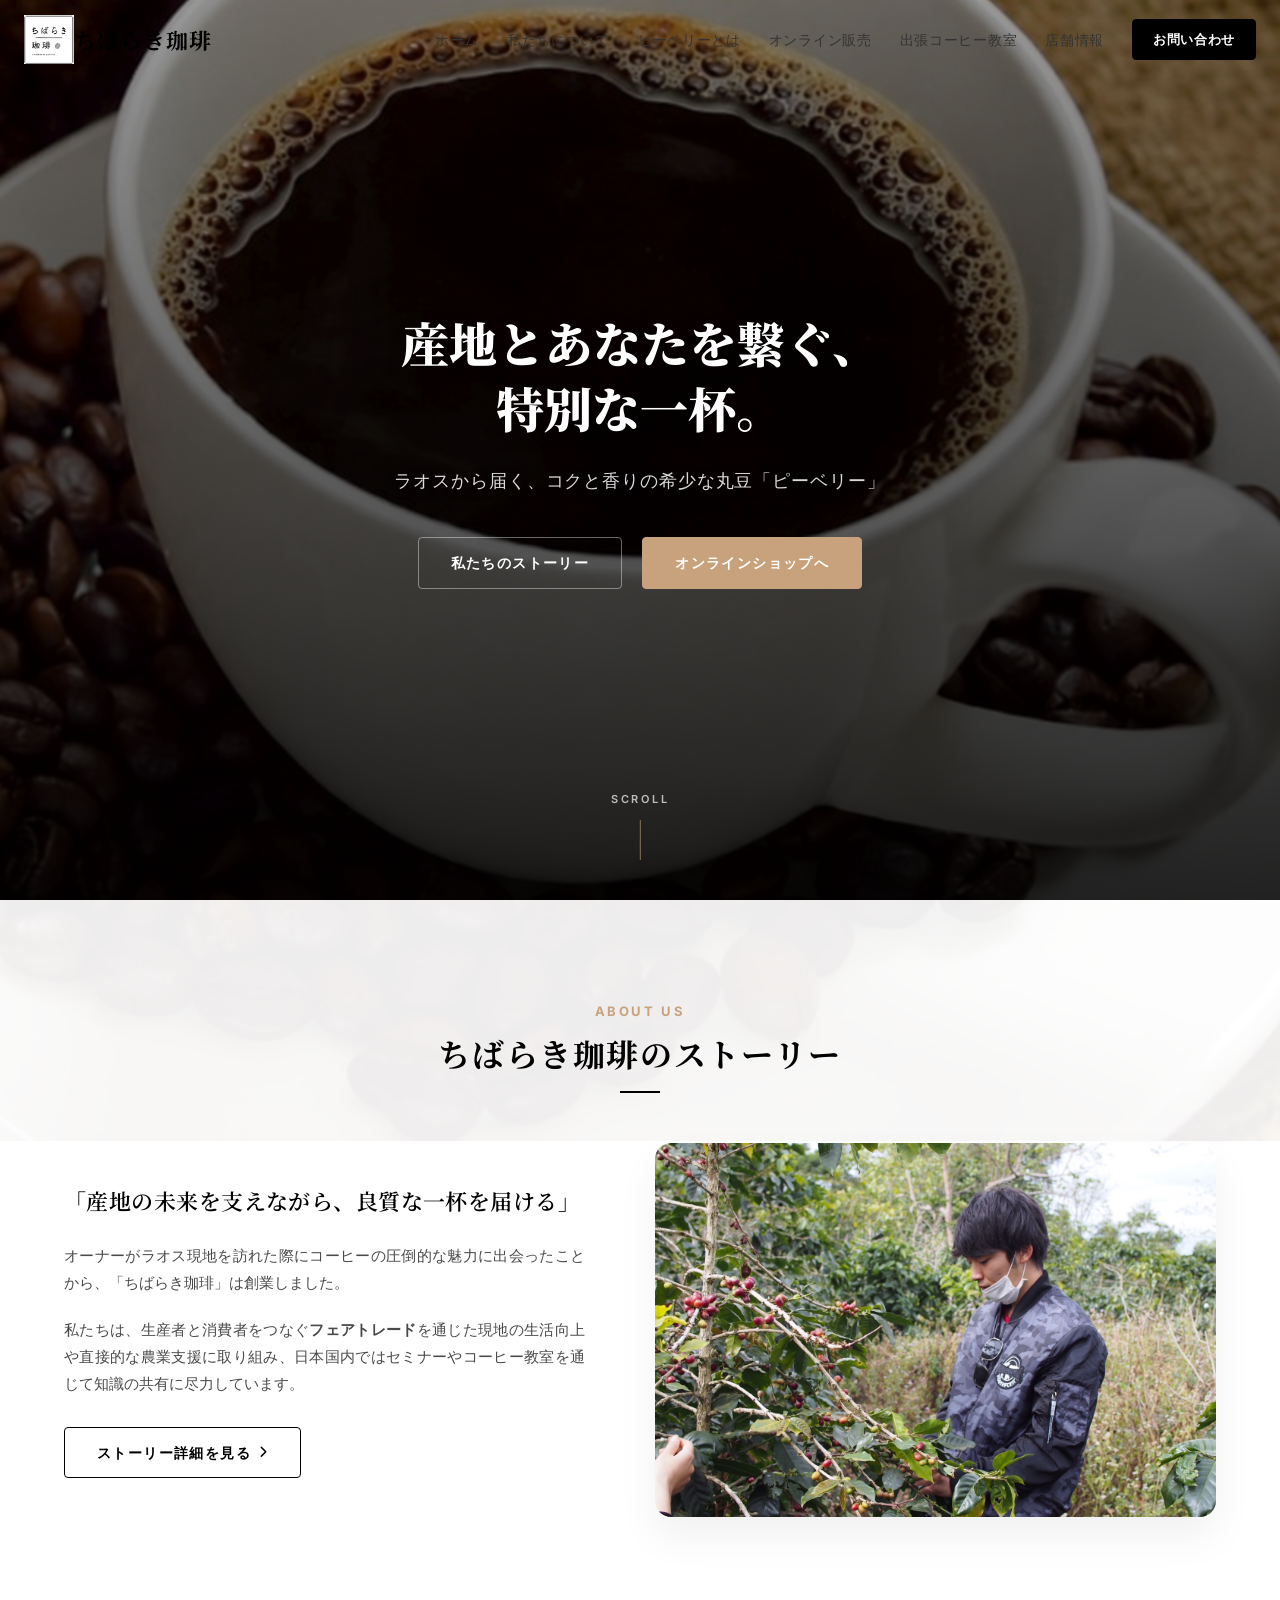
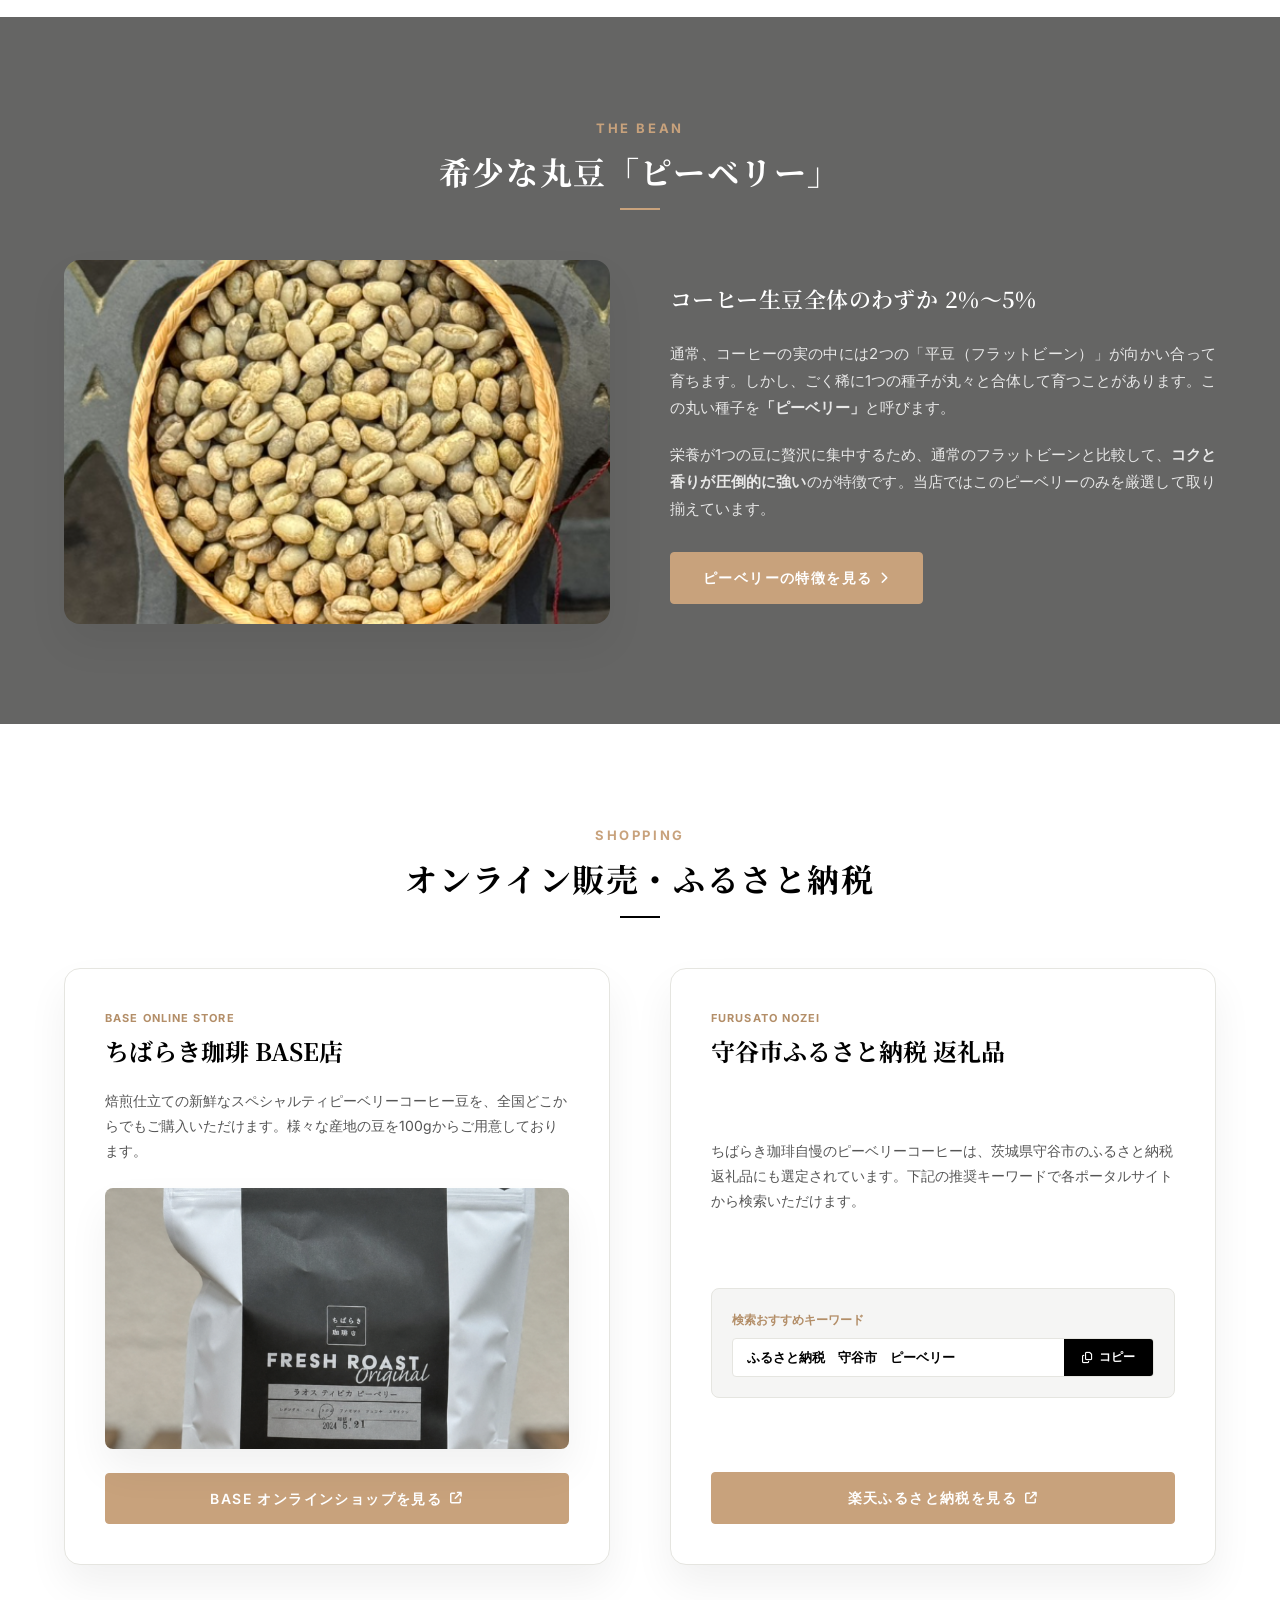
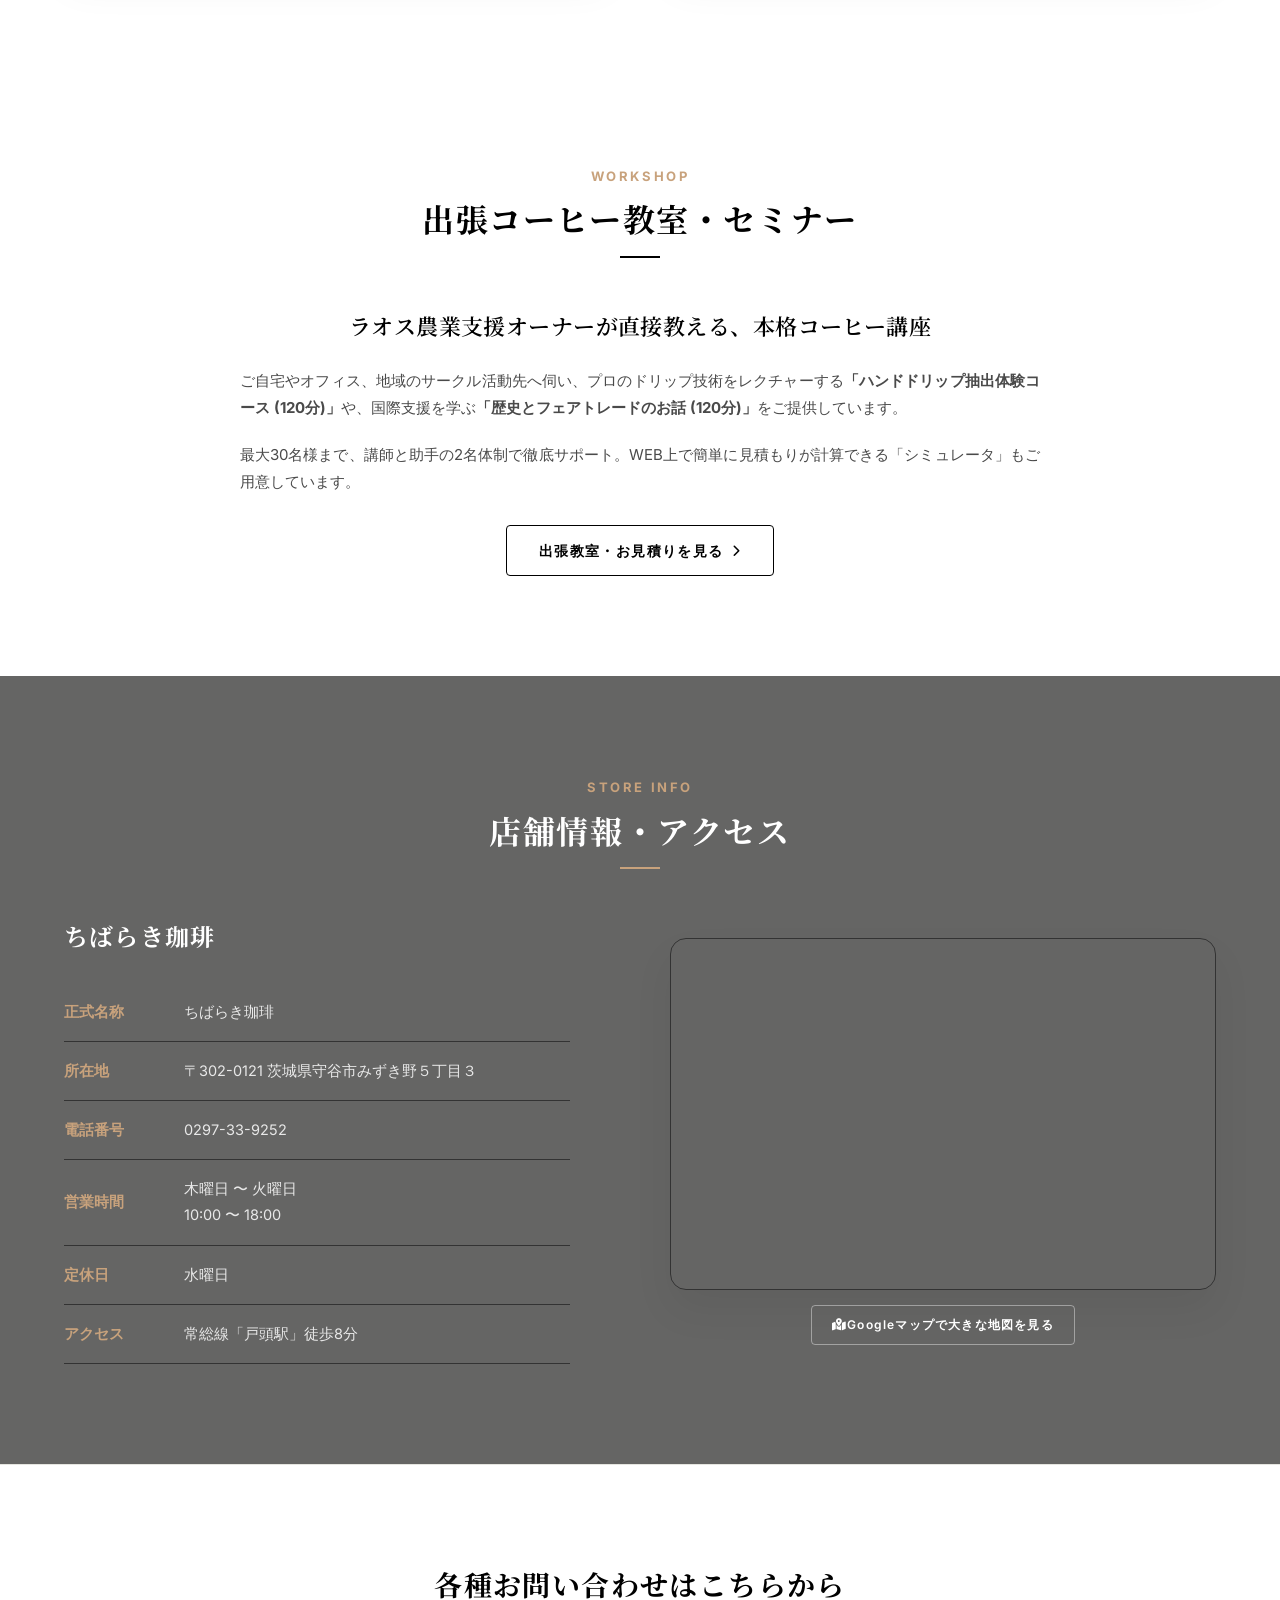
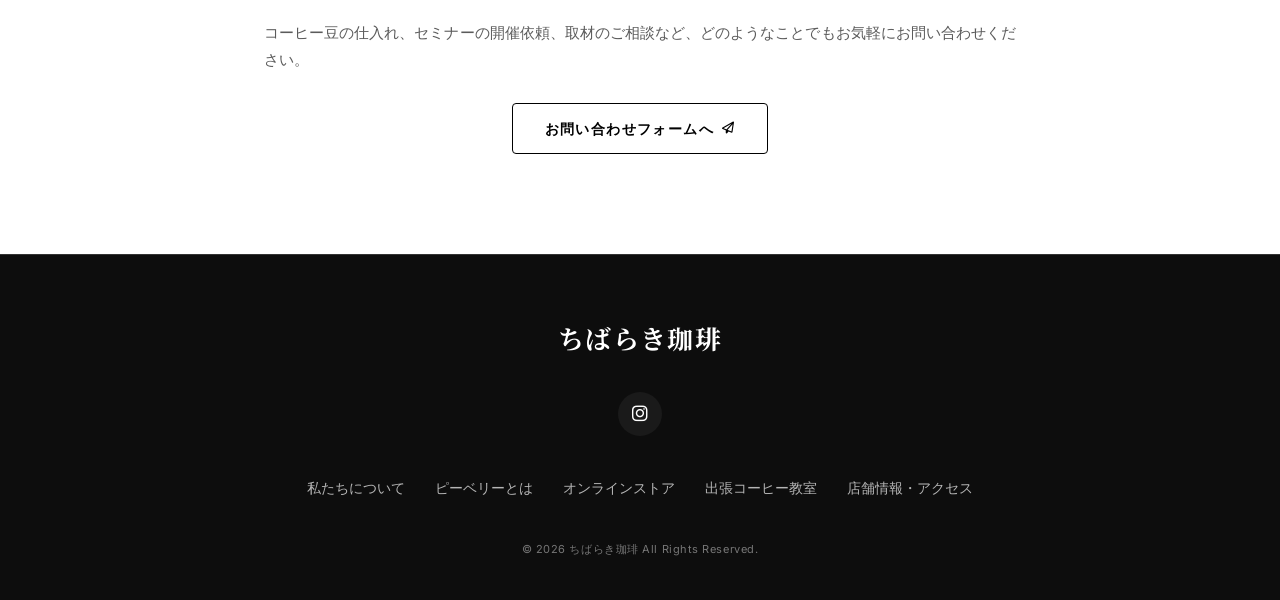
<file: index.html>
<!DOCTYPE html>
<html lang="ja">
<head>
  <!-- Google tag (gtag.js) -->
  <script async src="https://www.googletagmanager.com/gtag/js?id=G-EC3EL2PN4G"></script>
  <script>
    window.dataLayer = window.dataLayer || [];
    function gtag(){dataLayer.push(arguments);}
    gtag('js', new Date());

    gtag('config', 'G-EC3EL2PN4G');
  </script>
  <meta charset="UTF-8">
  <meta name="viewport" content="width=device-width, initial-scale=1.0">
  <meta name="google-site-verification" content="uhAKn6Au5Mc1TK6bCuZXd3MZkEM1Y8wcfe-vqbDqGb8" />
  <meta name="description" content="茨城県守谷市のスペシャルティコーヒー専門店「ちばらき珈琲」。ラオス現地の農業支援やフェアトレードを通じた生活向上、国内でのセミナー活動に尽力。希少なピーベリー（丸豆）を専門に取り扱い、コクと香りの強い一杯をお届けします。">
  <title>ちばらき珈琲 | 守谷市のピーベリーコーヒー専門店・出張コーヒー教室</title>
  
  <!-- Google Fonts -->
  <link rel="preconnect" href="https://fonts.googleapis.com">
  <link rel="preconnect" href="https://fonts.gstatic.com" crossorigin>
  <link href="https://fonts.googleapis.com/css2?family=Inter:wght@300;400;500;600;700&family=Noto+Serif+JP:wght@400;500;700;900&display=swap" rel="stylesheet">
  
  <!-- FontAwesome for Icons -->
  <link rel="stylesheet" href="https://cdnjs.cloudflare.com/ajax/libs/font-awesome/6.4.0/css/all.min.css">
  
  <!-- Custom Styles -->
  <link rel="stylesheet" href="style.css">
</head>
<body>

  <!-- Navigation Header -->
  <header id="main-header" class="site-header">
    <div class="header-container">
      <a href="index.html" class="logo-link">
        <img src="ロゴ.png" alt="ちばらき珈琲 ロゴ" class="header-logo" onerror="this.style.display='none'; this.nextElementSibling.style.display='block';">
        <span class="logo-fallback">ちばらき珈琲</span>
      </a>
      
      <!-- Mobile Menu Button -->
      <button class="mobile-nav-toggle" aria-label="メニューを開く" aria-expanded="false">
        <span class="hamburger-bar"></span>
        <span class="hamburger-bar"></span>
        <span class="hamburger-bar"></span>
      </button>

      <!-- Navigation Links -->
      <nav class="nav-menu">
        <ul class="nav-list">
          <li class="nav-item"><a href="index.html" class="nav-link active">ホーム</a></li>
          <li class="nav-item"><a href="about.html" class="nav-link">私たちについて</a></li>
          <li class="nav-item"><a href="peaberry.html" class="nav-link">ピーベリーとは</a></li>
          <li class="nav-item"><a href="#online-shop" class="nav-link">オンライン販売</a></li>
          <li class="nav-item"><a href="seminar.html" class="nav-link">出張コーヒー教室</a></li>
          <li class="nav-item"><a href="#shop-info" class="nav-link">店舗情報</a></li>
          <li class="nav-item"><a href="contact.html" class="nav-btn">お問い合わせ</a></li>
        </ul>
      </nav>
    </div>
  </header>

  <!-- Hero Section -->
  <section id="hero" class="hero-section">
    <div class="hero-bg-image"></div>
    <div class="hero-overlay"></div>
    <div class="hero-content">
      <h1 class="hero-title">産地とあなたを繋ぐ、<br>特別な一杯。</h1>
      <p class="hero-subtitle">ラオスから届く、<br class="br-mobile">コクと香りの希少な丸豆「ピーベリー」</p>
      <div class="hero-actions">
        <a href="about.html" class="btn btn-outline text-white border-white">私たちのストーリー</a>
        <a href="#online-shop" class="btn btn-primary">オンラインショップへ</a>
      </div>
    </div>
    <div class="hero-scroll-indicator">
      <span>SCROLL</span>
      <div class="indicator-line"></div>
    </div>
  </section>

  <!-- Section 1: About Teaser (私たちについて 概要) -->
  <section id="about" class="about-section section-padding">
    <div class="container">
      <div class="section-header text-center">
        <span class="section-subtitle">ABOUT US</span>
        <h2 class="section-title">ちばらき珈琲のストーリー</h2>
        <div class="section-divider"></div>
      </div>
      
      <div class="grid grid-2-col alignment-center">
        <div class="about-text-block">
          <h3 class="about-lead">「産地の未来を支えながら、<br class="br-mobile">良質な一杯を届ける」</h3>
          <p class="about-paragraph">
            オーナーがラオス現地を訪れた際にコーヒーの圧倒的な魅力に出会ったことから、「ちばらき珈琲」は創業しました。
          </p>
          <p class="about-paragraph">
            私たちは、生産者と消費者をつなぐ<strong>フェアトレード</strong>を通じた現地の生活向上や直接的な農業支援に取り組み、日本国内ではセミナーやコーヒー教室を通じて知識の共有に尽力しています。
          </p>
          <div class="margin-top-md">
            <a href="about.html" class="btn btn-outline">ストーリー詳細を見る <i class="fa-solid fa-chevron-right btn-icon-right"></i></a>
          </div>
        </div>
        
        <div class="about-image-wrapper">
          <img src="ラオス.jpg" alt="オーナー紹介 / ラオス農園イメージ" class="shadow-premium" style="width: 100%; height: auto; aspect-ratio: 3/2; object-fit: cover; border-radius: var(--radius-lg); display: block;" onerror="this.style.display='none'; this.nextElementSibling.style.display='block';">
          <div class="image-placeholder aspect-3-2 shadow-premium" style="display: none;">
            <i class="fa-solid fa-image placeholder-icon"></i>
            <p class="placeholder-label">オーナー紹介 / ラオス農園イメージ</p>
            <p class="placeholder-size">推奨サイズ: 800 × 600px</p>
          </div>
        </div>
      </div>
    </div>
  </section>

  <!-- Section 2: Beans Teaser (ピーベリーとは 概要) -->
  <section id="peaberry" class="peaberry-section section-padding bg-dark text-white">
    <div class="container">
      <div class="section-header text-center">
        <span class="section-subtitle">THE BEAN</span>
        <h2 class="section-title text-white">希少な丸豆「ピーベリー」</h2>
        <div class="section-divider bg-accent"></div>
      </div>

      <div class="grid grid-2-col alignment-center gap-lg">
        <div class="about-image-wrapper">
          <img src="ピーベリー.png" alt="希少な丸豆ピーベリーの形状イメージ" class="shadow-premium" style="width: 100%; height: auto; aspect-ratio: 3/2; object-fit: cover; border-radius: var(--radius-lg); display: block;" onerror="this.style.display='none'; this.nextElementSibling.style.display='block';">
          <div class="image-placeholder aspect-3-2 shadow-premium" style="display:none; background: linear-gradient(135deg, #1e1e24 0%, #17171d 100%);">
            <i class="fa-solid fa-circle placeholder-icon"></i>
            <p class="placeholder-label" style="color: var(--color-white);">ピーベリーの形状イメージ</p>
            <p class="placeholder-size">推奨サイズ: 800 × 600px</p>
          </div>
        </div>

        <div class="detail-text-block">
          <h3 class="about-lead text-white" style="font-family: var(--font-serif);">コーヒー生豆全体のわずか 2%〜5%</h3>
          <p class="about-paragraph text-white" style="opacity: 0.85;">
            通常、コーヒーの実の中には2つの「平豆（フラットビーン）」が向かい合って育ちます。しかし、ごく稀に1つの種子が丸々と合体して育つことがあります。この丸い種子を<strong>「ピーベリー」</strong>と呼びます。
          </p>
          <p class="about-paragraph text-white" style="opacity: 0.85;">
            栄養が1つの豆に贅沢に集中するため、通常のフラットビーンと比較して、<strong>コクと香りが圧倒的に強い</strong>のが特徴です。当店ではこのピーベリーのみを厳選して取り揃えています。
          </p>
          <div class="margin-top-md">
            <a href="peaberry.html" class="btn btn-primary">ピーベリーの特徴を見る <i class="fa-solid fa-chevron-right btn-icon-right"></i></a>
          </div>
        </div>
      </div>

    </div>
  </section>

  <!-- Section 3: Online Store & Furusato Nozei (オンライン販売) -->
  <section id="online-shop" class="online-section section-padding">
    <div class="container">
      <div class="section-header text-center">
        <span class="section-subtitle">SHOPPING</span>
        <h2 class="section-title">オンライン販売・<br class="br-mobile">ふるさと納税</h2>
        <div class="section-divider"></div>
      </div>

      <div class="grid grid-2-col gap-lg">
        
        <!-- BASE Card -->
        <div class="shop-card premium-card">
          <div class="shop-card-header">
            <span class="shop-tag">BASE ONLINE STORE</span>
            <h3 class="shop-title">ちばらき珈琲 BASE店</h3>
          </div>
          <p class="shop-description">
            焙煎仕立ての新鮮なスペシャルティピーベリーコーヒー豆を、全国どこからでもご購入いただけます。様々な産地の豆を100gからご用意しております。
          </p>
          <div class="base-slideshow" style="position: relative; width: 100%; aspect-ratio: 16/9; overflow: hidden; border-radius: var(--radius-md); box-shadow: var(--shadow-premium); margin-bottom: 24px;">
            <img src="BASE1.png" alt="BASE 取扱商品 1" class="slide-img" style="position: absolute; top: 0; left: 0; width: 100%; height: 100%; object-fit: cover; transition: opacity 1s ease-in-out; opacity: 1; z-index: 2;">
            <img src="BASE2.png" alt="BASE 取扱商品 2" class="slide-img" style="position: absolute; top: 0; left: 0; width: 100%; height: 100%; object-fit: cover; transition: opacity 1s ease-in-out; opacity: 0; z-index: 1;">
          </div>
          <div class="shop-action">
            <a href="https://chibaraki.thebase.in/" target="_blank" rel="noopener noreferrer" class="btn btn-primary btn-full">
              BASE オンラインショップを見る <i class="fa-solid fa-arrow-up-right-from-square btn-icon-right"></i>
            </a>
          </div>
        </div>

        <!-- Furusato Nozei Card -->
        <div class="shop-card premium-card">
          <div class="shop-card-header">
            <span class="shop-tag">FURUSATO NOZEI</span>
            <h3 class="shop-title">守谷市ふるさと納税 返礼品</h3>
          </div>
          <p class="shop-description">
            ちばらき珈琲自慢のピーベリーコーヒーは、茨城県守谷市のふるさと納税返礼品にも選定されています。下記の推奨キーワードで各ポータルサイトから検索いただけます。
          </p>
          
          <!-- Search helper -->
          <div class="search-helper-box">
            <div class="search-box-label">検索おすすめキーワード</div>
            <div class="search-input-wrapper">
              <input type="text" id="furusato-query" class="search-input-field" value="ふるさと納税　守谷市　ピーベリー" readonly>
              <button id="btn-copy-query" class="btn-copy" title="キーワードをコピー">
                <i class="fa-regular fa-copy"></i> コピー
              </button>
            </div>
            <div id="copy-toast" class="copy-success-message">コピーしました！</div>
          </div>

          <div class="shop-action">
            <a href="https://search.rakuten.co.jp/search/mall/%E3%81%A1%E3%81%B0%E3%82%89%E3%81%8D%E8%85%85%E7%90%B5+%E3%81%B5%E3%82%8B%E3%81%95%E3%81%A8%E7%B4%8D%E7%A8%8E/" target="_blank" rel="noopener noreferrer" class="btn btn-primary btn-full">
              楽天ふるさと納税を見る <i class="fa-solid fa-arrow-up-right-from-square btn-icon-right"></i>
            </a>
          </div>
        </div>

      </div>
    </div>
  </section>

  <!-- Section 4: Seminar Teaser (出張コーヒー教室 概要) -->
  <section id="seminar" class="seminar-section section-padding bg-light">
    <div class="container">
      <div class="section-header text-center">
        <span class="section-subtitle">WORKSHOP</span>
        <h2 class="section-title">出張コーヒー教室・セミナー</h2>
        <div class="section-divider"></div>
      </div>

      <div class="max-w-800 text-center">
        <h3 class="about-lead">ラオス農業支援オーナーが直接教える、本格コーヒー講座</h3>
        <p class="about-paragraph text-center">
          ご自宅やオフィス、地域のサークル活動先へ伺い、プロのドリップ技術をレクチャーする<strong>「ハンドドリップ抽出体験コース (120分)」</strong>や、国際支援を学ぶ<strong>「歴史とフェアトレードのお話 (120分)」</strong>をご提供しています。
        </p>
        <p class="about-paragraph text-center">
          最大30名様まで、講師と助手の2名体制で徹底サポート。WEB上で簡単に見積もりが計算できる「シミュレータ」もご用意しています。
        </p>
        <div class="margin-top-md">
          <a href="seminar.html" class="btn btn-outline">出張教室・お見積りを見る <i class="fa-solid fa-chevron-right btn-icon-right"></i></a>
        </div>
      </div>
    </div>
  </section>

  <!-- Section 5: Store Info & Access (店舗情報 - 共通配置) -->
  <section id="shop-info" class="shopinfo-section section-padding bg-dark text-white">
    <div class="container">
      <div class="section-header text-center">
        <span class="section-subtitle">STORE INFO</span>
        <h2 class="section-title text-white">店舗情報・アクセス</h2>
        <div class="section-divider bg-accent"></div>
      </div>

      <div class="grid grid-2-col gap-lg margin-top-md alignment-center">
        
        <!-- Table Column -->
        <div class="shop-details-table-wrapper">
          <h3 class="table-title">ちばらき珈琲</h3>
          
          <table class="store-info-table">
            <tbody>
              <tr>
                <th>正式名称</th>
                <td>ちばらき珈琲</td>
              </tr>
              <tr>
                <th>所在地</th>
                <td>〒302-0121 茨城県守谷市みずき野５丁目３</td>
              </tr>
              <tr>
                <th>電話番号</th>
                <td><a href="tel:0297-33-9252" class="tel-link">0297-33-9252</a></td>
              </tr>
              <tr>
                <th>営業時間</th>
                <td>木曜日 〜 火曜日<br>10:00 〜 18:00</td>
              </tr>
              <tr>
                <th>定休日</th>
                <td>水曜日</td>
              </tr>
              <tr>
                <th>アクセス</th>
                <td>常総線「戸頭駅」徒歩8分</td>
              </tr>
            </tbody>
          </table>
        </div>

        <!-- Google Maps Column -->
        <div class="map-container-wrapper">
          <div class="map-inner shadow-premium">
            <iframe 
              src="https://maps.google.com/maps?q=〒302-0121%20茨城県守谷市みずき野５丁目３%20ちばらき珈琲&t=&z=16&ie=UTF8&iwloc=B&output=embed" 
              width="100%" 
              height="350" 
              style="border:0;" 
              allowfullscreen="" 
              loading="lazy" 
              referrerpolicy="no-referrer-when-downgrade"
              title="ちばらき珈琲 店舗場所">
            </iframe>
          </div>
          <div class="map-actions text-center margin-top-sm">
            <a href="https://maps.google.com/?q=〒302-0121%20茨城県守谷市みずき野５丁目３%20ちばらき珈琲" target="_blank" rel="noopener noreferrer" class="btn btn-outline btn-sm text-white border-white">
              <i class="fa-solid fa-map-location-dot"></i> Googleマップで大きな地図を見る
            </a>
          </div>
        </div>

      </div>
    </div>
  </section>

  <!-- CTA to Contact -->
  <section class="subpage-cta bg-white text-center section-padding">
    <div class="container max-w-800">
      <h2 class="section-title">各種お問い合わせはこちらから</h2>
      <p class="about-paragraph text-center" style="opacity: 0.8; margin-bottom: 30px;">
        コーヒー豆の仕入れ、セミナーの開催依頼、取材のご相談など、どのようなことでもお気軽にお問い合わせください。
      </p>
      <div class="hero-actions">
        <a href="contact.html" class="btn btn-outline">お問い合わせフォームへ <i class="fa-regular fa-paper-plane btn-icon-right"></i></a>
      </div>
    </div>
  </section>

  <!-- Scroll To Top Button -->
  <button id="scroll-to-top" class="btn-scroll-top" aria-label="ページトップへ戻る">
    <i class="fa-solid fa-arrow-up"></i>
  </button>

  <!-- Footer -->
  <footer class="site-footer">
    <div class="container text-center">
      <div class="footer-logo-wrapper">
        <span class="footer-title">ちばらき珈琲</span>
      </div>
      
      <div class="footer-sns-links">
        <a href="https://www.instagram.com/chibarakicoffee/" target="_blank" rel="noopener noreferrer" aria-label="Instagram" class="footer-sns-icon">
          <i class="fa-brands fa-instagram"></i>
        </a>
      </div>

      <ul class="footer-nav">
        <li><a href="about.html">私たちについて</a></li>
        <li><a href="peaberry.html">ピーベリーとは</a></li>
        <li><a href="#online-shop">オンラインストア</a></li>
        <li><a href="seminar.html">出張コーヒー教室</a></li>
        <li><a href="#shop-info">店舗情報・アクセス</a></li>
      </ul>

      <p class="copyright">&copy; 2026 ちばらき珈琲 All Rights Reserved.</p>
    </div>
  </footer>

  <!-- Custom Scripts -->
  <script src="script.js"></script>
</body>
</html>
</file>
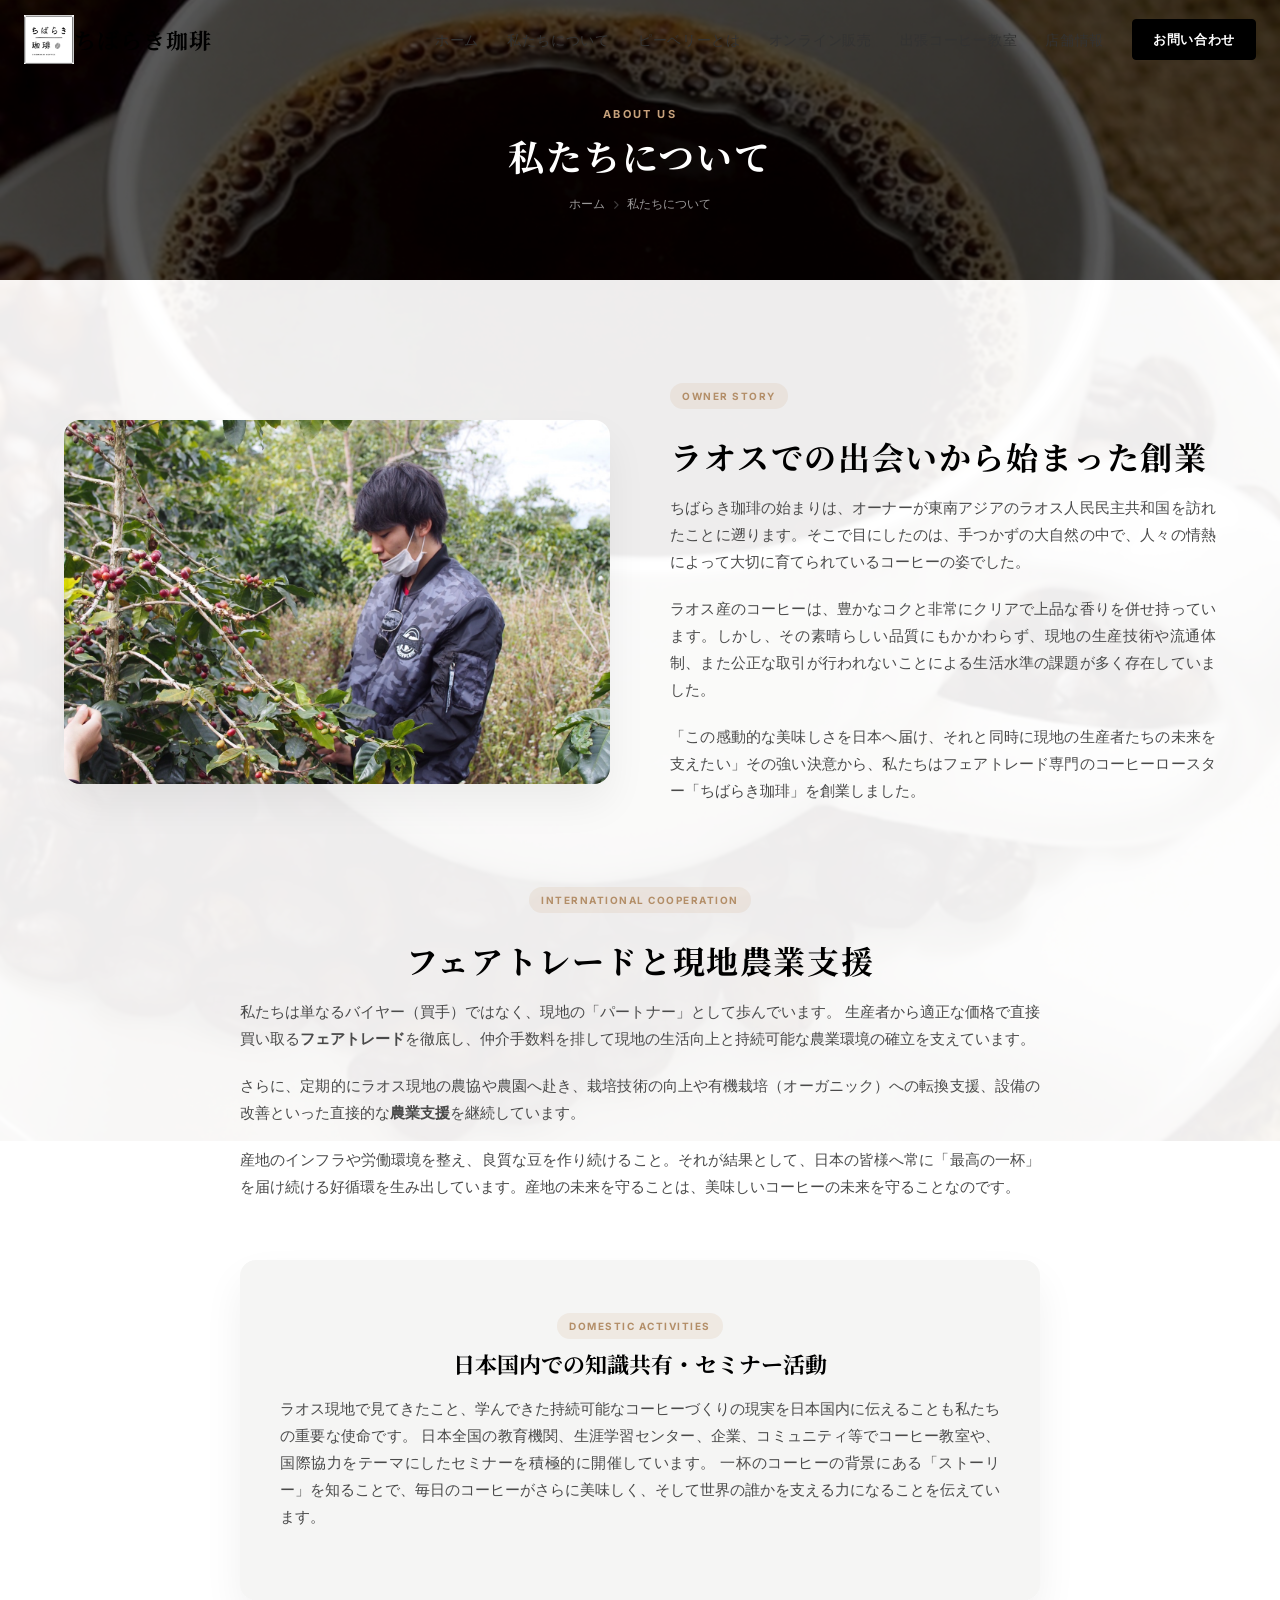
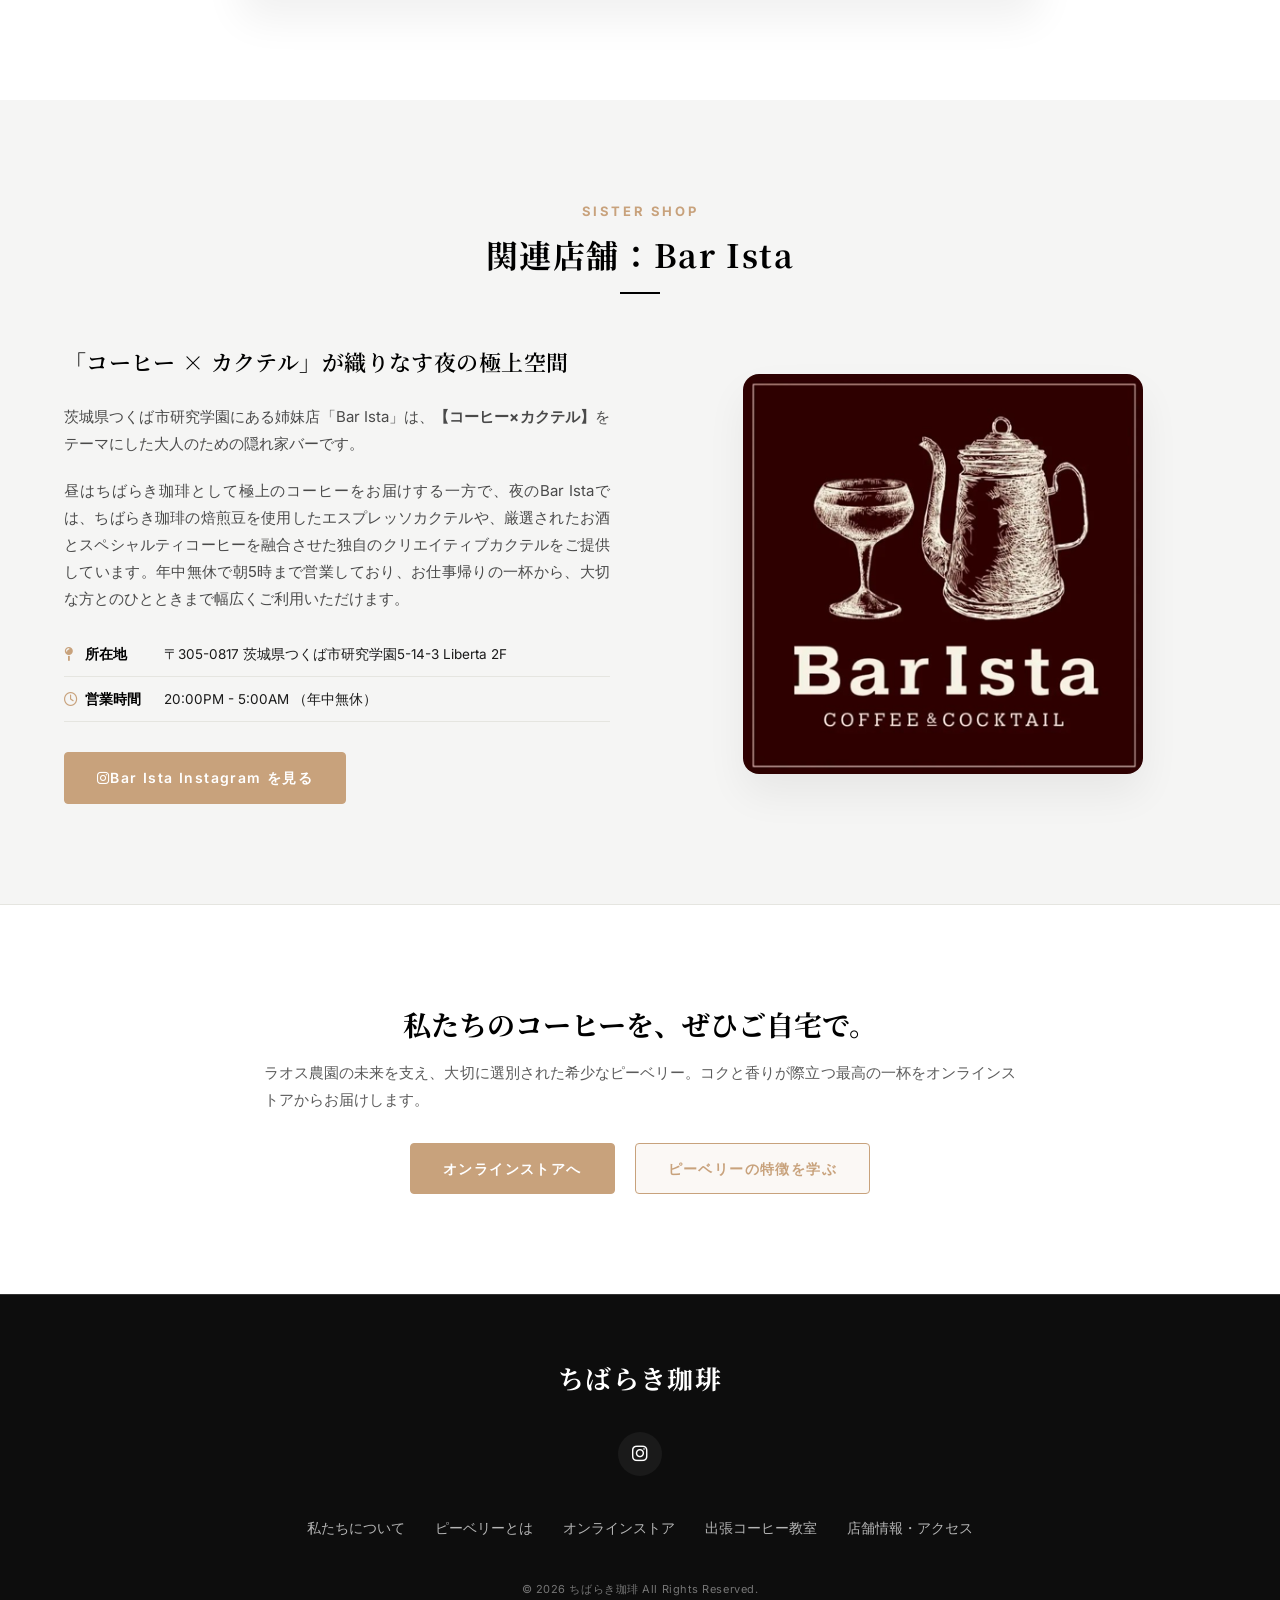
<file: about.html>
<!DOCTYPE html>
<html lang="ja">
<head>
  <!-- Google tag (gtag.js) -->
  <script async src="https://www.googletagmanager.com/gtag/js?id=G-EC3EL2PN4G"></script>
  <script>
    window.dataLayer = window.dataLayer || [];
    function gtag(){dataLayer.push(arguments);}
    gtag('js', new Date());

    gtag('config', 'G-EC3EL2PN4G');
  </script>
  <meta charset="UTF-8">
  <meta name="viewport" content="width=device-width, initial-scale=1.0">
  <meta name="description" content="ちばらき珈琲の創業ストーリー。ラオス現地での農業支援、生産者と消費者をつなぐフェアトレードを通じた生活向上、国内セミナー活動にかけるオーナーの想いをご紹介します。">
  <title>私たちについて | ちばらき珈琲</title>
  
  <!-- Google Fonts -->
  <link rel="preconnect" href="https://fonts.googleapis.com">
  <link rel="preconnect" href="https://fonts.gstatic.com" crossorigin>
  <link href="https://fonts.googleapis.com/css2?family=Inter:wght@300;400;500;600;700&family=Noto+Serif+JP:wght@400;500;700;900&display=swap" rel="stylesheet">
  
  <!-- FontAwesome for Icons -->
  <link rel="stylesheet" href="https://cdnjs.cloudflare.com/ajax/libs/font-awesome/6.4.0/css/all.min.css">
  
  <!-- Custom Styles -->
  <link rel="stylesheet" href="style.css">
</head>
<body>

  <!-- Navigation Header -->
  <header id="main-header" class="site-header scrolled">
    <div class="header-container">
      <a href="index.html" class="logo-link">
        <img src="ロゴ.png" alt="ちばらき珈琲 ロゴ" class="header-logo" onerror="this.style.display='none'; this.nextElementSibling.style.display='block';">
        <span class="logo-fallback">ちばらき珈琲</span>
      </a>
      
      <!-- Mobile Menu Toggle -->
      <button class="mobile-nav-toggle" aria-label="メニューを開く" aria-expanded="false">
        <span class="hamburger-bar"></span>
        <span class="hamburger-bar"></span>
        <span class="hamburger-bar"></span>
      </button>

      <!-- Navigation Links -->
      <nav class="nav-menu">
        <ul class="nav-list">
          <li class="nav-item"><a href="index.html" class="nav-link">ホーム</a></li>
          <li class="nav-item"><a href="about.html" class="nav-link active">私たちについて</a></li>
          <li class="nav-item"><a href="peaberry.html" class="nav-link">ピーベリーとは</a></li>
          <li class="nav-item"><a href="index.html#online-shop" class="nav-link">オンライン販売</a></li>
          <li class="nav-item"><a href="seminar.html" class="nav-link">出張コーヒー教室</a></li>
          <li class="nav-item"><a href="index.html#shop-info" class="nav-link">店舗情報</a></li>
          <li class="nav-item"><a href="contact.html" class="nav-btn">お問い合わせ</a></li>
        </ul>
      </nav>
    </div>
  </header>

  <!-- Subpage Hero -->
  <section class="subpage-hero-section">
    <div class="subpage-hero-overlay"></div>
    <div class="subpage-hero-content">
      <span class="subpage-subtitle">ABOUT US</span>
      <h1 class="subpage-title">私たちについて</h1>
      <div class="breadcrumbs">
        <a href="index.html">ホーム</a> <i class="fa-solid fa-chevron-right divider"></i> <span>私たちについて</span>
      </div>
    </div>
  </section>

  <!-- Story Detailed Content -->
  <section class="story-detail-section section-padding">
    <div class="container">
      
      <div class="grid grid-2-col alignment-center gap-lg">
        <div class="about-image-wrapper">
          <img src="ラオス.jpg" alt="ラオス現地のコーヒー農園の風景" class="shadow-premium" style="width: 100%; height: auto; aspect-ratio: 3/2; object-fit: cover; border-radius: var(--radius-lg); display: block;" onerror="this.style.display='none'; this.nextElementSibling.style.display='block';">
          <div class="image-placeholder aspect-3-2 shadow-premium" style="display: none;">
            <i class="fa-solid fa-image placeholder-icon"></i>
            <p class="placeholder-label">ラオス現地のコーヒー農園の風景</p>
            <p class="placeholder-size">推奨サイズ: 800 × 600px</p>
          </div>
        </div>
        
        <div class="detail-text-block">
          <span class="badge-accent">OWNER STORY</span>
          <h2 class="section-title text-left margin-top-sm">ラオスでの出会いから始まった創業</h2>
          <p class="about-paragraph">
            ちばらき珈琲の始まりは、オーナーが東南アジアのラオス人民民主共和国を訪れたことに遡ります。そこで目にしたのは、手つかずの大自然の中で、人々の情熱によって大切に育てられているコーヒーの姿でした。
          </p>
          <p class="about-paragraph">
            ラオス産のコーヒーは、豊かなコクと非常にクリアで上品な香りを併せ持っています。しかし、その素晴らしい品質にもかかわらず、現地の生産技術や流通体制、また公正な取引が行われないことによる生活水準の課題が多く存在していました。
          </p>
          <p class="about-paragraph">
            「この感動的な美味しさを日本へ届け、それと同時に現地の生産者たちの未来を支えたい」その強い決意から、私たちはフェアトレード専門のコーヒーロースター「ちばらき珈琲」を創業しました。
          </p>
        </div>
      </div>

      <div class="max-w-800 margin-top-lg" style="margin-left: auto; margin-right: auto;">
        <div class="detail-text-block text-center">
          <span class="badge-accent">INTERNATIONAL COOPERATION</span>
          <h2 class="section-title text-center margin-top-sm">フェアトレードと現地農業支援</h2>
          <p class="about-paragraph" style="text-align: justify;">
            私たちは単なるバイヤー（買手）ではなく、現地の「パートナー」として歩んでいます。
            生産者から適正な価格で直接買い取る<strong>フェアトレード</strong>を徹底し、仲介手数料を排して現地の生活向上と持続可能な農業環境の確立を支えています。
          </p>
          <p class="about-paragraph" style="text-align: justify;">
            さらに、定期的にラオス現地の農協や農園へ赴き、栽培技術の向上や有機栽培（オーガニック）への転換支援、設備の改善といった直接的な<strong>農業支援</strong>を継続しています。
          </p>
          <p class="about-paragraph" style="text-align: justify;">
            産地のインフラや労働環境を整え、良質な豆を作り続けること。それが結果として、日本の皆様へ常に「最高の一杯」を届け続ける好循環を生み出しています。産地の未来を守ることは、美味しいコーヒーの未来を守ることなのです。
          </p>
        </div>
      </div>

      <div class="max-w-800 text-center margin-top-lg domestic-seminar-box shadow-premium">
        <span class="badge-accent">DOMESTIC ACTIVITIES</span>
        <h3 class="box-title">日本国内での知識共有・セミナー活動</h3>
        <p class="about-paragraph text-center">
          ラオス現地で見てきたこと、学んできた持続可能なコーヒーづくりの現実を日本国内に伝えることも私たちの重要な使命です。
          日本全国の教育機関、生涯学習センター、企業、コミュニティ等でコーヒー教室や、国際協力をテーマにしたセミナーを積極的に開催しています。
          一杯のコーヒーの背景にある「ストーリー」を知ることで、毎日のコーヒーがさらに美味しく、そして世界の誰かを支える力になることを伝えています。
        </p>
      </div>

    </div>
  </section>

  <!-- Sister Shop Bar Ista Section -->
  <section class="sister-shop-section section-padding bg-light">
    <div class="container">
      <div class="section-header text-center">
        <span class="section-subtitle">SISTER SHOP</span>
        <h2 class="section-title">関連店舗：Bar Ista</h2>
        <div class="section-divider"></div>
      </div>

      <div class="grid grid-2-col alignment-center gap-lg">
        <div class="detail-text-block">
          <h3 class="about-lead">「コーヒー × カクテル」が織りなす夜の極上空間</h3>
          <p class="about-paragraph">
            茨城県つくば市研究学園にある姉妹店「Bar Ista」は、<strong>【コーヒー×カクテル】</strong>をテーマにした大人のための隠れ家バーです。
          </p>
          <p class="about-paragraph">
            昼はちばらき珈琲として極上のコーヒーをお届けする一方で、夜のBar Istaでは、ちばらき珈琲の焙煎豆を使用したエスプレッソカクテルや、厳選されたお酒とスペシャルティコーヒーを融合させた独自のクリエイティブカクテルをご提供しています。年中無休で朝5時まで営業しており、お仕事帰りの一杯から、大切な方とのひとときまで幅広くご利用いただけます。
          </p>
          
          <table class="related-info-table">
            <tbody>
              <tr>
                <th><i class="fa-solid fa-map-pin icon-w"></i> 所在地</th>
                <td>〒305-0817 茨城県つくば市研究学園5-14-3 Liberta 2F</td>
              </tr>
              <tr>
                <th><i class="fa-regular fa-clock icon-w"></i> 営業時間</th>
                <td>20:00PM - 5:00AM （年中無休）</td>
              </tr>
            </tbody>
          </table>

          <div class="margin-top-md">
            <a href="https://www.instagram.com/bar_ista_kenkyugakuen/" target="_blank" rel="noopener noreferrer" class="btn btn-primary">
              <i class="fa-brands fa-instagram"></i> Bar Ista Instagram を見る
            </a>
          </div>
        </div>

        <div class="about-image-wrapper" style="max-width: 400px; margin: 0 auto; width: 100%;">
          <img src="Bar Ista.png" alt="Bar Ista カクテル・店内イメージ" class="shadow-premium" style="width: 100%; height: auto; aspect-ratio: 1/1; object-fit: cover; border-radius: var(--radius-lg); display: block;" onerror="this.style.display='none'; this.nextElementSibling.style.display='block';">
          <div class="image-placeholder shadow-premium" style="display:none; width: 100%; aspect-ratio: 1/1;">
            <i class="fa-solid fa-martini-glass-citrus placeholder-icon"></i>
            <p class="placeholder-label">Bar Ista カクテル・店内イメージ</p>
            <p class="placeholder-size">推奨サイズ: 600 × 600px</p>
          </div>
        </div>
      </div>
    </div>
  </section>

  <!-- CTA Section -->
  <section class="subpage-cta bg-dark text-white text-center section-padding">
    <div class="container max-w-800">
      <h2 class="cta-title">私たちのコーヒーを、ぜひご自宅で。</h2>
      <p class="about-paragraph text-center text-white" style="opacity: 0.8; margin-bottom: 30px;">
        ラオス農園の未来を支え、大切に選別された希少なピーベリー。コクと香りが際立つ最高の一杯をオンラインストアからお届けします。
      </p>
      <div class="hero-actions">
        <a href="index.html#online-shop" class="btn btn-primary">オンラインストアへ</a>
        <a href="peaberry.html" class="btn btn-outline" style="color: var(--color-accent); border-color: var(--color-accent); background-color: rgba(200, 162, 124, 0.08);">ピーベリーの特徴を学ぶ</a>
      </div>
    </div>
  </section>

  <!-- Scroll To Top Button -->
  <button id="scroll-to-top" class="btn-scroll-top" aria-label="ページトップへ戻る">
    <i class="fa-solid fa-arrow-up"></i>
  </button>

  <!-- Footer -->
  <footer class="site-footer">
    <div class="container text-center">
      <div class="footer-logo-wrapper">
        <span class="footer-title">ちばらき珈琲</span>
      </div>
      
      <div class="footer-sns-links">
        <a href="https://www.instagram.com/chibarakicoffee/" target="_blank" rel="noopener noreferrer" aria-label="Instagram" class="footer-sns-icon">
          <i class="fa-brands fa-instagram"></i>
        </a>
      </div>

      <ul class="footer-nav">
        <li><a href="about.html">私たちについて</a></li>
        <li><a href="peaberry.html">ピーベリーとは</a></li>
        <li><a href="index.html#online-shop">オンラインストア</a></li>
        <li><a href="seminar.html">出張コーヒー教室</a></li>
        <li><a href="index.html#shop-info">店舗情報・アクセス</a></li>
      </ul>

      <p class="copyright">&copy; 2026 ちばらき珈琲 All Rights Reserved.</p>
    </div>
  </footer>

  <!-- Custom Scripts -->
  <script src="script.js"></script>
</body>
</html>
</file>
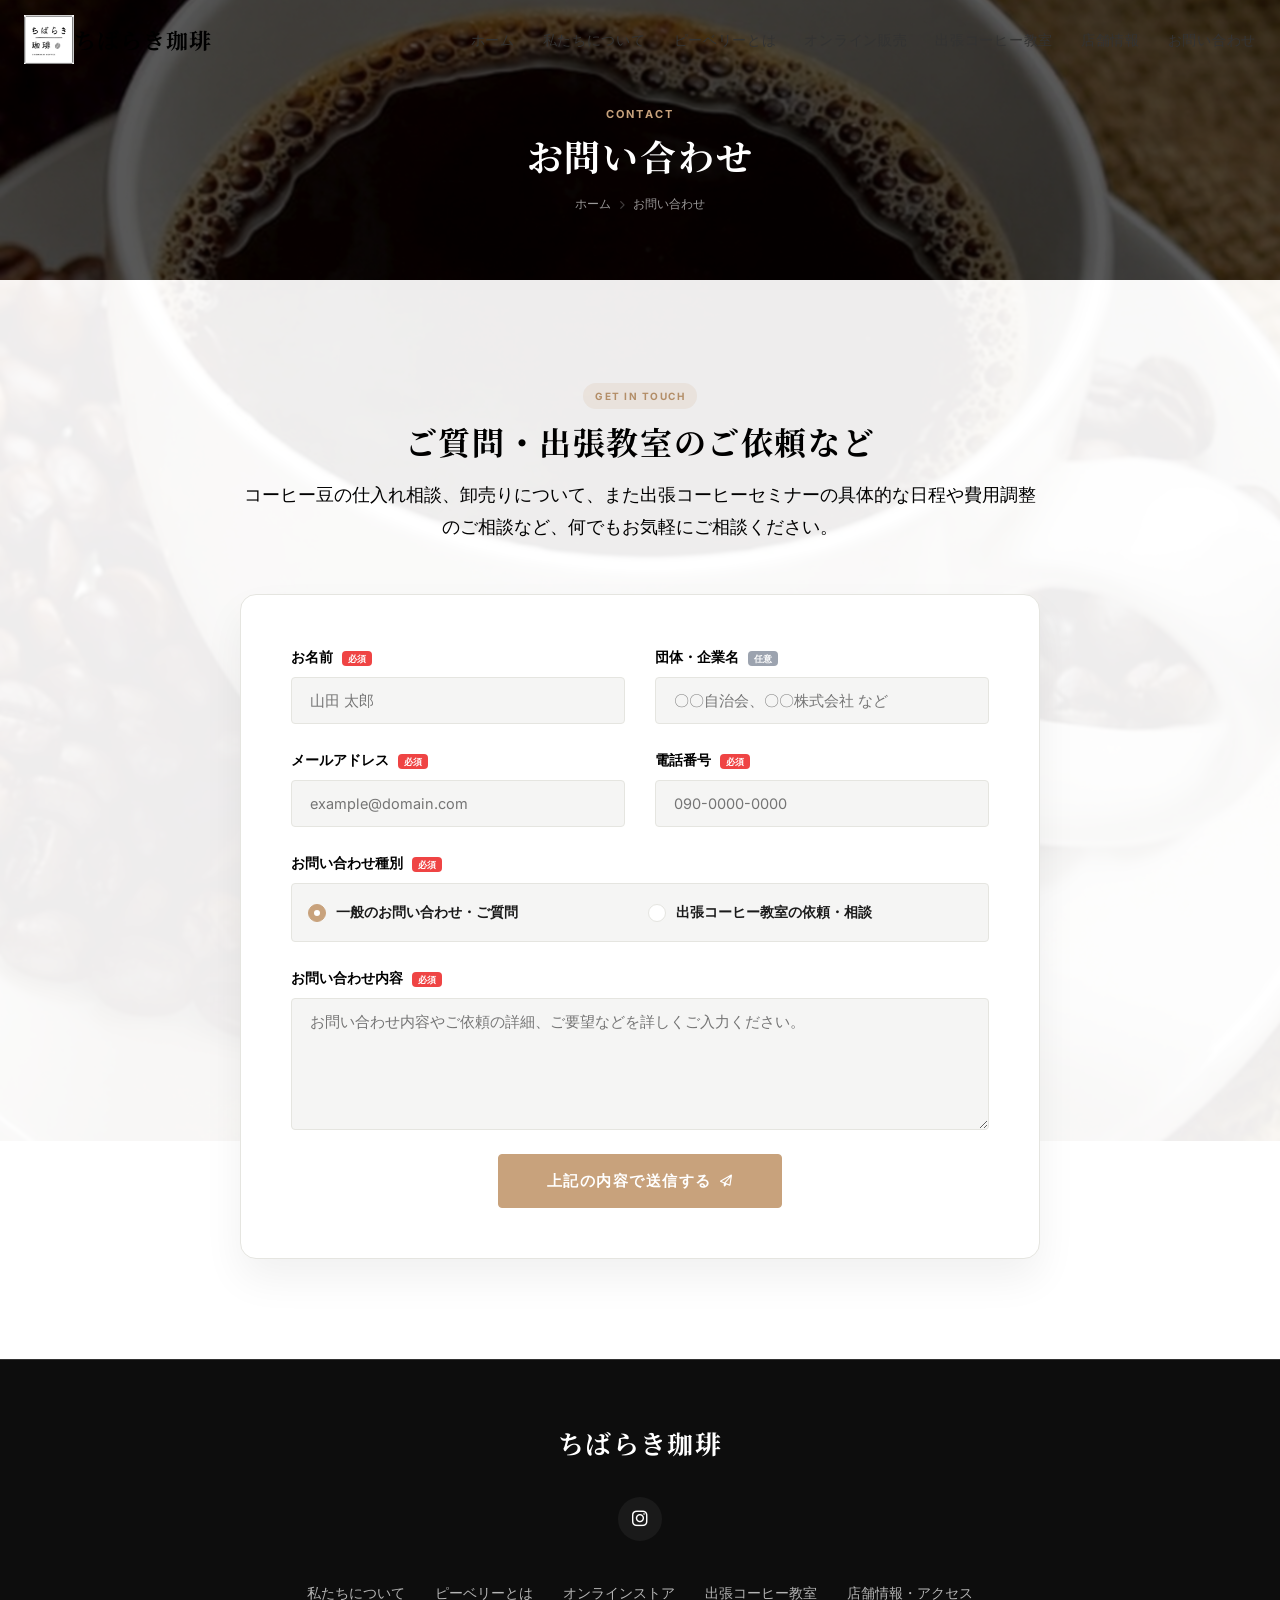
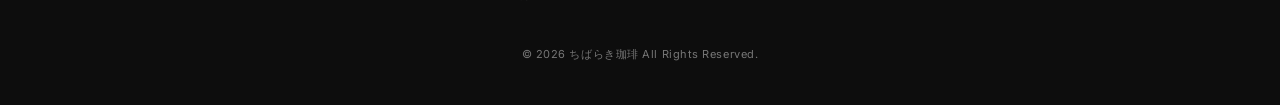
<file: contact.html>
<!DOCTYPE html>
<html lang="ja">
<head>
  <!-- Google tag (gtag.js) -->
  <script async src="https://www.googletagmanager.com/gtag/js?id=G-EC3EL2PN4G"></script>
  <script>
    window.dataLayer = window.dataLayer || [];
    function gtag(){dataLayer.push(arguments);}
    gtag('js', new Date());

    gtag('config', 'G-EC3EL2PN4G');
  </script>
  <meta charset="UTF-8">
  <meta name="viewport" content="width=device-width, initial-scale=1.0">
  <meta name="description" content="ちばらき珈琲へのお問い合わせ窓口。出張コーヒー教室の具体的なご依頼・ご相談や、コーヒー豆の仕入れ、一般のご質問などはこちらのフォームよりお気軽にご連絡ください。">
  <title>お問い合わせ | ちばらき珈琲</title>
  
  <!-- Google Fonts -->
  <link rel="preconnect" href="https://fonts.googleapis.com">
  <link rel="preconnect" href="https://fonts.gstatic.com" crossorigin>
  <link href="https://fonts.googleapis.com/css2?family=Inter:wght@300;400;500;600;700&family=Noto+Serif+JP:wght@400;500;700;900&display=swap" rel="stylesheet">
  
  <!-- FontAwesome for Icons -->
  <link rel="stylesheet" href="https://cdnjs.cloudflare.com/ajax/libs/font-awesome/6.4.0/css/all.min.css">
  
  <!-- Custom Styles -->
  <link rel="stylesheet" href="style.css">
</head>
<body>

  <!-- Navigation Header -->
  <header id="main-header" class="site-header scrolled">
    <div class="header-container">
      <a href="index.html" class="logo-link">
        <img src="ロゴ.png" alt="ちばらき珈琲 ロゴ" class="header-logo" onerror="this.style.display='none'; this.nextElementSibling.style.display='block';">
        <span class="logo-fallback">ちばらき珈琲</span>
      </a>
      
      <!-- Mobile Menu Toggle -->
      <button class="mobile-nav-toggle" aria-label="メニューを開く" aria-expanded="false">
        <span class="hamburger-bar"></span>
        <span class="hamburger-bar"></span>
        <span class="hamburger-bar"></span>
      </button>

      <!-- Navigation Links -->
      <nav class="nav-menu">
        <ul class="nav-list">
          <li class="nav-item"><a href="index.html" class="nav-link">ホーム</a></li>
          <li class="nav-item"><a href="about.html" class="nav-link">私たちについて</a></li>
          <li class="nav-item"><a href="peaberry.html" class="nav-link">ピーベリーとは</a></li>
          <li class="nav-item"><a href="index.html#online-shop" class="nav-link">オンライン販売</a></li>
          <li class="nav-item"><a href="seminar.html" class="nav-link">出張コーヒー教室</a></li>
          <li class="nav-item"><a href="index.html#shop-info" class="nav-link">店舗情報</a></li>
          <li class="nav-item"><a href="contact.html" class="nav-link active">お問い合わせ</a></li>
        </ul>
      </nav>
    </div>
  </header>

  <!-- Subpage Hero -->
  <section class="subpage-hero-section">
    <div class="subpage-hero-overlay"></div>
    <div class="subpage-hero-content">
      <span class="subpage-subtitle">CONTACT</span>
      <h1 class="subpage-title">お問い合わせ</h1>
      <div class="breadcrumbs">
        <a href="index.html">ホーム</a> <i class="fa-solid fa-chevron-right divider"></i> <span>お問い合わせ</span>
      </div>
    </div>
  </section>

  <!-- Contact Form Section -->
  <section class="contact-section section-padding">
    <div class="container">
      
      <div class="max-w-800 text-center">
        <span class="badge-accent">GET IN TOUCH</span>
        <h2 class="section-title">ご質問・出張教室のご依頼など</h2>
        <p class="lead-text" style="color: var(--color-black); margin-bottom: 50px;">
          コーヒー豆の仕入れ相談、卸売りについて、また出張コーヒーセミナーの具体的な日程や費用調整のご相談など、何でもお気軽にご相談ください。
        </p>
      </div>

      <div class="contact-form-container max-w-800 shadow-premium">
        <form id="inquiry-form" class="premium-form">
          
          <div class="form-row grid grid-2-col gap-md">
            <!-- Name -->
            <div class="form-group">
              <label for="form-name" class="form-label">お名前 <span class="required">必須</span></label>
              <input type="text" id="form-name" name="name" class="input-field" placeholder="山田 太郎" required>
            </div>
            
            <!-- Organization Name -->
            <div class="form-group">
              <label for="form-org" class="form-label">団体・企業名 <span class="optional">任意</span></label>
              <input type="text" id="form-org" name="organization" class="input-field" placeholder="〇〇自治会、〇〇株式会社 など">
            </div>
          </div>

          <div class="form-row grid grid-2-col gap-md">
            <!-- Email -->
            <div class="form-group">
              <label for="form-email" class="form-label">メールアドレス <span class="required">必須</span></label>
              <input type="email" id="form-email" name="email" class="input-field" placeholder="example@domain.com" required>
            </div>

            <!-- Phone -->
            <div class="form-group">
              <label for="form-phone" class="form-label">電話番号 <span class="required">必須</span></label>
              <input type="tel" id="form-phone" name="phone" class="input-field" placeholder="090-0000-0000" required>
            </div>
          </div>

          <!-- Inquiry Type -->
          <div class="form-group">
            <label class="form-label">お問い合わせ種別 <span class="required">必須</span></label>
            <div class="radio-options-grid">
              <label class="radio-container">
                <input type="radio" name="inquiry_type" id="type-general" value="general" checked>
                <span class="radio-mark"></span>
                <span class="radio-label">一般のお問い合わせ・ご質問</span>
              </label>
              <label class="radio-container">
                <input type="radio" name="inquiry_type" id="type-workshop" value="workshop">
                <span class="radio-mark"></span>
                <span class="radio-label">出張コーヒー教室の依頼・相談</span>
              </label>
            </div>
          </div>

          <!-- Conditional fields for workshop (via JS) -->
          <div id="workshop-form-details" class="conditional-fields-box">
            <h4 class="conditional-title"><i class="fa-solid fa-circle-question"></i> セミナーのご希望条件（決まっている範囲で結構です）</h4>
            
            <div class="grid grid-3-col gap-sm margin-top-sm">
              <div class="form-group">
                <label for="form-date" class="form-label">希望日程</label>
                <input type="date" id="form-date" name="preferred_date" class="input-field">
              </div>
              
              <div class="form-group">
                <label for="form-people" class="form-label">予定参加人数</label>
                <input type="number" id="form-people" name="participants_count" class="input-field" min="1" max="100" placeholder="例: 15">
              </div>

              <div class="form-group">
                <label for="form-location" class="form-label">開催予定場所（市町村）</label>
                <input type="text" id="form-location" name="location" class="input-field" placeholder="例: 守谷市">
              </div>
            </div>

            <div class="form-group margin-top-sm">
              <label class="form-label">ご希望のコース</label>
              <div class="checkbox-options-row">
                <label class="checkbox-container">
                  <input type="checkbox" name="courses" value="drip">
                  <span class="checkmark"></span>
                  <span class="check-label">① ハンドドリップ抽出体験 (120分)</span>
                </label>
                <label class="checkbox-container">
                  <input type="checkbox" name="courses" value="history">
                  <span class="checkmark"></span>
                  <span class="check-label">② 歴史とフェアトレードのお話 (120分)</span>
                </label>
              </div>
            </div>
          </div>

          <!-- Message -->
          <div class="form-group">
            <label for="form-message" class="form-label">お問い合わせ内容 <span class="required">必須</span></label>
            <textarea id="form-message" name="message" class="textarea-field" rows="6" placeholder="お問い合わせ内容やご依頼の詳細、ご要望などを詳しくご入力ください。" required></textarea>
          </div>

          <!-- Submit Button -->
          <div class="form-action text-center">
            <button type="submit" class="btn btn-primary btn-lg btn-submit">
              上記の内容で送信する <i class="fa-regular fa-paper-plane btn-icon-right"></i>
            </button>
          </div>

          <!-- Success Message -->
          <div id="form-success" class="form-feedback-alert success">
            <i class="fa-regular fa-circle-check"></i>
            <div>
              <strong>お問い合わせを受け付けました。</strong>
              <p>内容を確認させていただき、通常2営業日以内にご入力いただいたメールアドレス宛に折り返しご連絡いたします。</p>
            </div>
          </div>
          
        </form>
      </div>

    </div>
  </section>

  <!-- Scroll To Top Button -->
  <button id="scroll-to-top" class="btn-scroll-top" aria-label="ページトップへ戻る">
    <i class="fa-solid fa-arrow-up"></i>
  </button>

  <!-- Footer -->
  <footer class="site-footer">
    <div class="container text-center">
      <div class="footer-logo-wrapper">
        <span class="footer-title">ちばらき珈琲</span>
      </div>
      
      <div class="footer-sns-links">
        <a href="https://www.instagram.com/chibarakicoffee/" target="_blank" rel="noopener noreferrer" aria-label="Instagram" class="footer-sns-icon">
          <i class="fa-brands fa-instagram"></i>
        </a>
      </div>

      <ul class="footer-nav">
        <li><a href="about.html">私たちについて</a></li>
        <li><a href="peaberry.html">ピーベリーとは</a></li>
        <li><a href="index.html#online-shop">オンラインストア</a></li>
        <li><a href="seminar.html">出張コーヒー教室</a></li>
        <li><a href="index.html#shop-info">店舗情報・アクセス</a></li>
      </ul>

      <p class="copyright">&copy; 2026 ちばらき珈琲 All Rights Reserved.</p>
    </div>
  </footer>

  <!-- Custom Scripts -->
  <script src="script.js"></script>
  
  <!-- Form Intelligent Initialization Script -->
  <script>
    document.addEventListener('DOMContentLoaded', () => {
      // Check for query parameters (?type=workshop)
      const urlParams = new URLSearchParams(window.location.search);
      if (urlParams.get('type') === 'workshop') {
        const workshopRadio = document.getElementById('type-workshop');
        if (workshopRadio) {
          workshopRadio.checked = true;
          // Trigger the change event to display the conditional fields
          const event = new Event('change');
          workshopRadio.dispatchEvent(event);
        }
      }
    });
  </script>
</body>
</html>
</file>
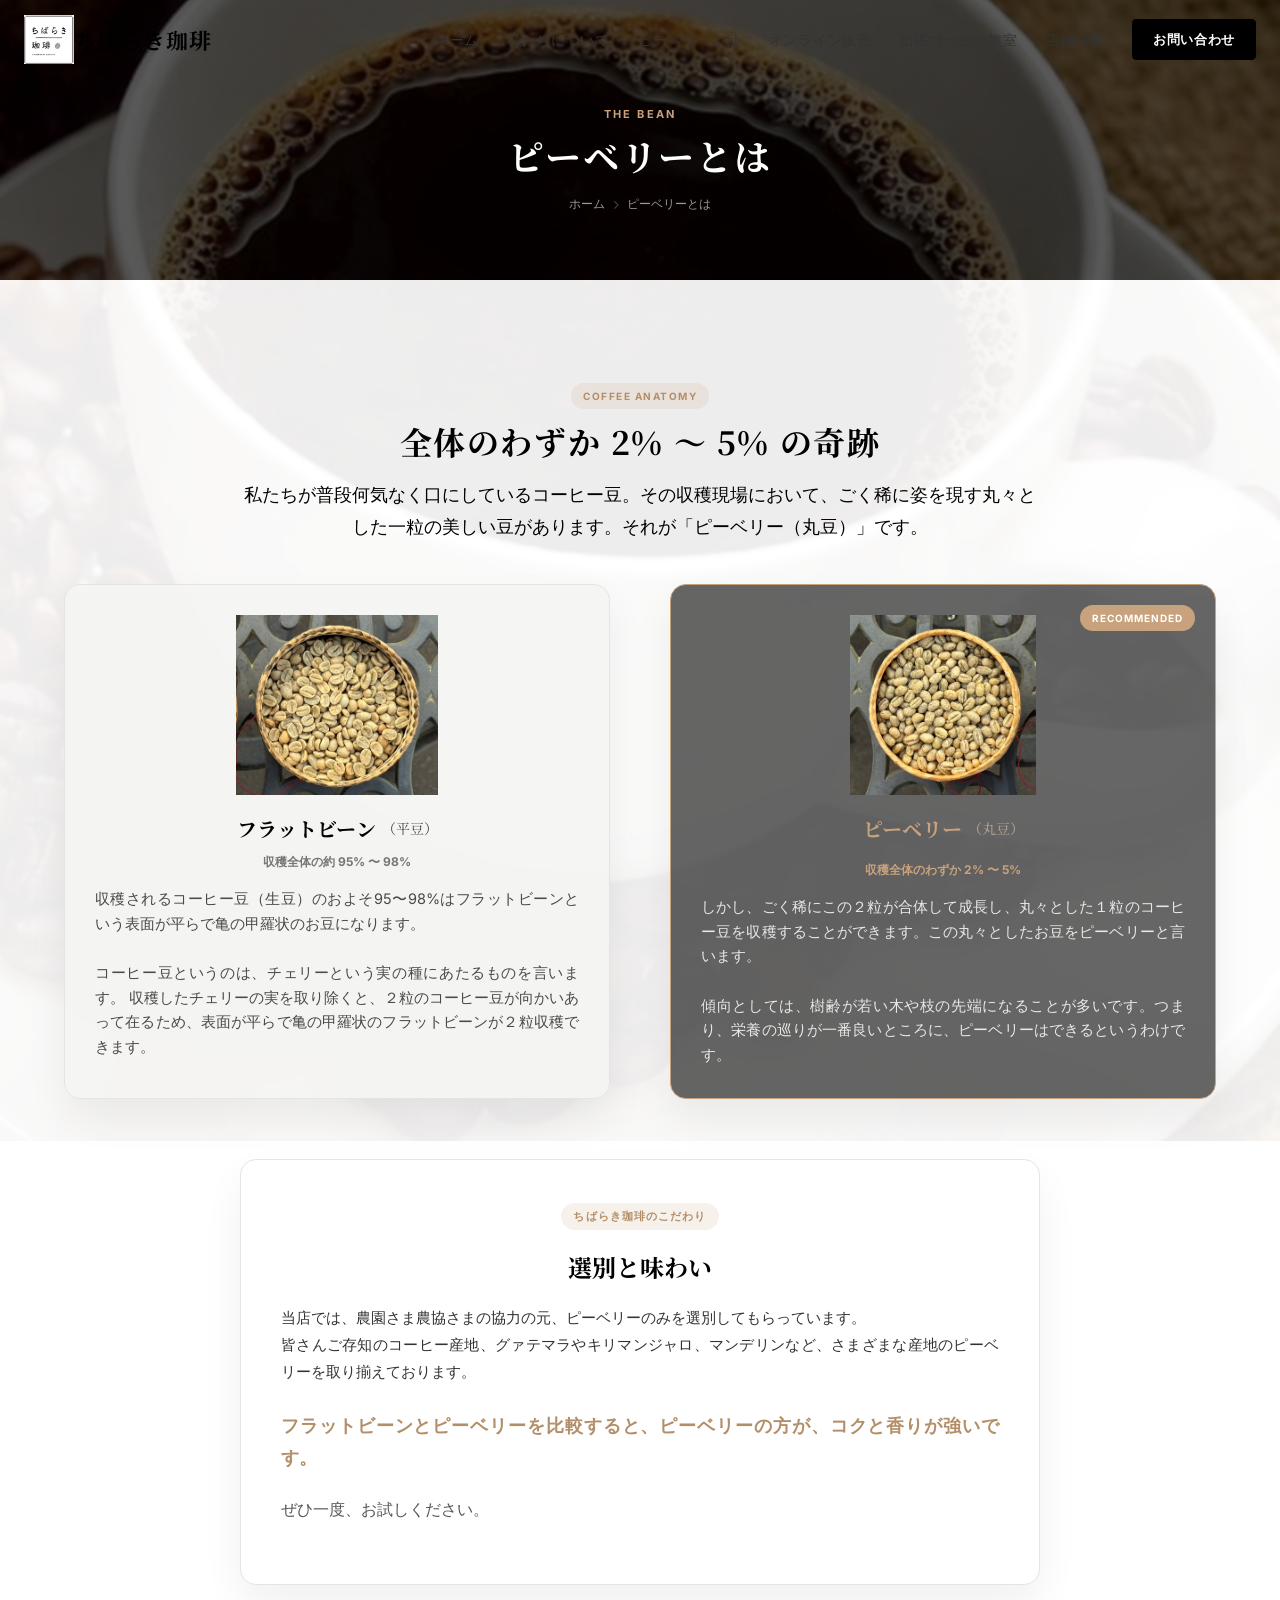
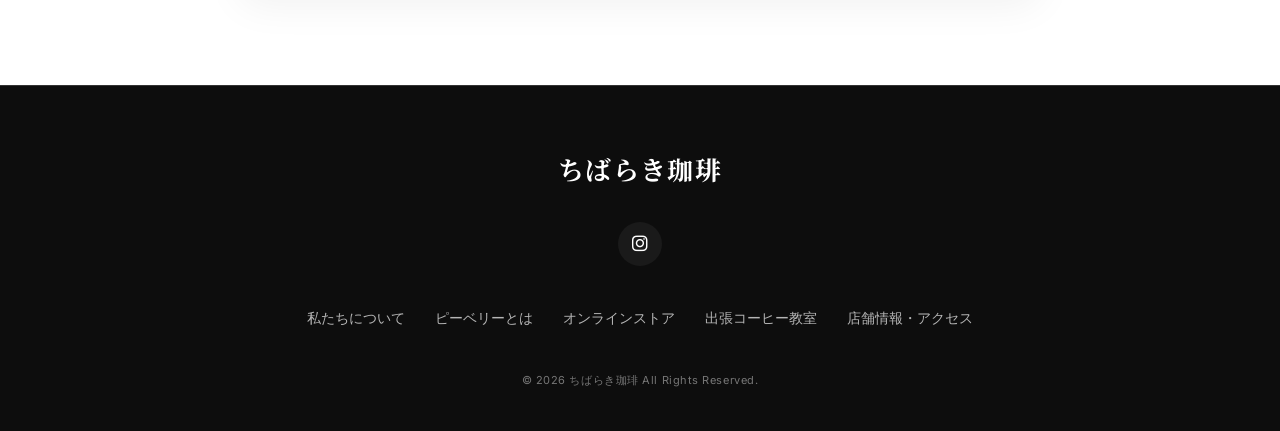
<file: peaberry.html>
<!DOCTYPE html>
<html lang="ja">
<head>
  <!-- Google tag (gtag.js) -->
  <script async src="https://www.googletagmanager.com/gtag/js?id=G-EC3EL2PN4G"></script>
  <script>
    window.dataLayer = window.dataLayer || [];
    function gtag(){dataLayer.push(arguments);}
    gtag('js', new Date());

    gtag('config', 'G-EC3EL2PN4G');
  </script>
  <meta charset="UTF-8">
  <meta name="viewport" content="width=device-width, initial-scale=1.0">
  <meta name="description" content="コーヒー生豆全体のわずか2〜5%しか収穫できない希少な丸豆「ピーベリー」。フラットビーン（平豆）との構造の違いや、コクと香りが強い理由、焙煎の均一性について解説します。">
  <title>ピーベリーとは | ちばらき珈琲</title>
  
  <!-- Google Fonts -->
  <link rel="preconnect" href="https://fonts.googleapis.com">
  <link rel="preconnect" href="https://fonts.gstatic.com" crossorigin>
  <link href="https://fonts.googleapis.com/css2?family=Inter:wght@300;400;500;600;700&family=Noto+Serif+JP:wght@400;500;700;900&display=swap" rel="stylesheet">
  
  <!-- FontAwesome for Icons -->
  <link rel="stylesheet" href="https://cdnjs.cloudflare.com/ajax/libs/font-awesome/6.4.0/css/all.min.css">
  
  <!-- Custom Styles -->
  <link rel="stylesheet" href="style.css">
</head>
<body>

  <!-- Navigation Header -->
  <header id="main-header" class="site-header scrolled">
    <div class="header-container">
      <a href="index.html" class="logo-link">
        <img src="ロゴ.png" alt="ちばらき珈琲 ロゴ" class="header-logo" onerror="this.style.display='none'; this.nextElementSibling.style.display='block';">
        <span class="logo-fallback">ちばらき珈琲</span>
      </a>
      
      <!-- Mobile Menu Toggle -->
      <button class="mobile-nav-toggle" aria-label="メニューを開く" aria-expanded="false">
        <span class="hamburger-bar"></span>
        <span class="hamburger-bar"></span>
        <span class="hamburger-bar"></span>
      </button>

      <!-- Navigation Links -->
      <nav class="nav-menu">
        <ul class="nav-list">
          <li class="nav-item"><a href="index.html" class="nav-link">ホーム</a></li>
          <li class="nav-item"><a href="about.html" class="nav-link">私たちについて</a></li>
          <li class="nav-item"><a href="peaberry.html" class="nav-link active">ピーベリーとは</a></li>
          <li class="nav-item"><a href="index.html#online-shop" class="nav-link">オンライン販売</a></li>
          <li class="nav-item"><a href="seminar.html" class="nav-link">出張コーヒー教室</a></li>
          <li class="nav-item"><a href="index.html#shop-info" class="nav-link">店舗情報</a></li>
          <li class="nav-item"><a href="contact.html" class="nav-btn">お問い合わせ</a></li>
        </ul>
      </nav>
    </div>
  </header>

  <!-- Subpage Hero -->
  <section class="subpage-hero-section">
    <div class="subpage-hero-overlay"></div>
    <div class="subpage-hero-content">
      <span class="subpage-subtitle">THE BEAN</span>
      <h1 class="subpage-title">ピーベリーとは</h1>
      <div class="breadcrumbs">
        <a href="index.html">ホーム</a> <i class="fa-solid fa-chevron-right divider"></i> <span>ピーベリーとは</span>
      </div>
    </div>
  </section>

  <!-- Deep Explanation Section -->
  <section class="peaberry-detail-section section-padding">
    <div class="container">
      
      <!-- Brief intro -->
      <div class="max-w-800 text-center">
        <span class="badge-accent">COFFEE ANATOMY</span>
        <h2 class="section-title">全体のわずか 2% 〜 5% の奇跡</h2>
        <p class="lead-text" style="color: var(--color-black); margin-bottom: 40px;">
          私たちが普段何気なく口にしているコーヒー豆。その収穫現場において、ごく稀に姿を現す丸々とした一粒の美しい豆があります。それが「ピーベリー（丸豆）」です。
        </p>
      </div>

      <!-- Diagrams comparative layout -->
      <div class="grid grid-2-col gap-lg margin-top-md">
        
        <!-- Flat bean details card -->
        <div class="comparison-card shadow-premium bg-light" style="border-color: var(--color-border-light); padding: 30px; border-radius: var(--radius-lg);">
          <div class="comparison-visual" style="text-align: center; margin-bottom: 20px;">
            <img src="フラットビーン（平豆）.png" alt="フラットビーン（平豆）の形状" style="max-width: 100%; height: auto; border-radius: var(--radius-md); object-fit: contain; aspect-ratio: 4/3; max-height: 180px; display: block; margin: 0 auto;" onerror="this.style.display='none'; this.nextElementSibling.style.display='block';">
            <!-- Fallback pure CSS diagram in case image doesn't exist -->
            <div class="bean-diagram flat-beans-layout" style="display:none; margin: 0 auto;">
              <div class="cherry-outline">
                <div class="seed flat-seed-left">
                  <div class="seed-crease"></div>
                </div>
                <div class="seed flat-seed-right">
                  <div class="seed-crease"></div>
                </div>
              </div>
            </div>
          </div>
          <div class="comparison-info text-center">
            <h3 class="bean-type-title" style="color: var(--color-black); justify-content: center; font-family: var(--font-serif); font-size: 20px;">フラットビーン <span class="japanese" style="font-size: 14px; font-weight: normal;">（平豆）</span></h3>
            <span class="bean-ratio" style="color: var(--color-text-muted); display: block; margin: 8px 0 15px 0;">収穫全体の約 95% 〜 98%</span>
            <p class="bean-desc" style="color: #4a4a4a; text-align: justify; font-size: 14.5px; line-height: 1.7;">
              収穫されるコーヒー豆（生豆）のおよそ95〜98%はフラットビーンという表面が平らで亀の甲羅状のお豆になります。<br><br>
              コーヒー豆というのは、チェリーという実の種にあたるものを言います。
              収穫したチェリーの実を取り除くと、２粒のコーヒー豆が向かいあって在るため、表面が平らで亀の甲羅状のフラットビーンが２粒収穫できます。
            </p>
          </div>
        </div>

        <!-- Peaberry details card -->
        <div class="comparison-card featured shadow-premium bg-dark" style="border-color: var(--color-accent); padding: 30px; border-radius: var(--radius-lg);">
          <div class="comparison-badge">RECOMMENDED</div>
          <div class="comparison-visual" style="text-align: center; margin-bottom: 20px;">
            <img src="ピーベリー（丸豆）.png" alt="ピーベリー（丸豆）の形状" style="max-width: 100%; height: auto; border-radius: var(--radius-md); object-fit: contain; aspect-ratio: 4/3; max-height: 180px; display: block; margin: 0 auto;" onerror="this.style.display='none'; this.nextElementSibling.style.display='block';">
            <!-- Fallback pure CSS diagram in case image doesn't exist -->
            <div class="bean-diagram peaberry-layout" style="display:none; margin: 0 auto;">
              <div class="cherry-outline">
                <div class="seed peaberry-seed">
                  <div class="seed-crease round-crease"></div>
                </div>
              </div>
            </div>
          </div>
          <div class="comparison-info text-center">
            <h3 class="bean-type-title text-accent" style="justify-content: center; font-family: var(--font-serif); font-size: 20px;">ピーベリー <span class="japanese" style="color: var(--color-accent-light); font-size: 14px; font-weight: normal;">（丸豆）</span></h3>
            <span class="bean-ratio accent-bg-text" style="display: inline-block; margin: 8px 0 15px 0;">収穫全体のわずか 2% 〜 5%</span>
            <p class="bean-desc" style="color: rgba(255,255,255,0.85); text-align: justify; font-size: 14.5px; line-height: 1.7;">
              しかし、ごく稀にこの２粒が合体して成長し、丸々とした１粒のコーヒー豆を収穫することができます。この丸々としたお豆をピーベリーと言います。<br><br>
              傾向としては、樹齢が若い木や枝の先端になることが多いです。つまり、栄養の巡りが一番良いところに、ピーベリーはできるというわけです。
            </p>
          </div>
        </div>

      </div>

      <!-- Selection & Taste Narrative Box -->
      <div class="max-w-800 text-center margin-top-lg domestic-seminar-box shadow-premium" style="background-color: var(--color-white); border: 1px solid var(--color-border-light); padding: 40px; border-radius: var(--radius-lg); margin-left: auto; margin-right: auto;">
        <span class="badge-accent" style="letter-spacing: 0.1em; font-size: 11px;">ちばらき珈琲のこだわり</span>
        <h3 class="box-title" style="color: var(--color-black); margin-top: 10px; font-family: var(--font-serif); font-size: 24px;">選別と味わい</h3>
        <p class="about-paragraph text-center" style="color: #333; line-height: 1.8; margin-top: 20px; font-size: 15px;">
          当店では、農園さま農協さまの協力の元、ピーベリーのみを選別してもらっています。<br>
          皆さんご存知のコーヒー産地、グァテマラやキリマンジャロ、マンデリンなど、さまざまな産地のピーベリーを取り揃えております。
        </p>
        <p class="about-paragraph text-center" style="font-weight: 700; font-size: 18px; color: var(--color-accent-dark); margin-top: 25px;">
          フラットビーンとピーベリーを比較すると、ピーベリーの方が、コクと香りが強いです。
        </p>
        <p class="about-paragraph text-center" style="font-size: 16px; font-weight: 500; color: #555; margin-top: 15px;">
          ぜひ一度、お試しください。
        </p>
      </div>

    </div>
  </section>

  <!-- Scroll To Top Button -->
  <button id="scroll-to-top" class="btn-scroll-top" aria-label="ページトップへ戻る">
    <i class="fa-solid fa-arrow-up"></i>
  </button>

  <!-- Footer -->
  <footer class="site-footer">
    <div class="container text-center">
      <div class="footer-logo-wrapper">
        <span class="footer-title">ちばらき珈琲</span>
      </div>
      
      <div class="footer-sns-links">
        <a href="https://www.instagram.com/chibarakicoffee/" target="_blank" rel="noopener noreferrer" aria-label="Instagram" class="footer-sns-icon">
          <i class="fa-brands fa-instagram"></i>
        </a>
      </div>

      <ul class="footer-nav">
        <li><a href="about.html">私たちについて</a></li>
        <li><a href="peaberry.html">ピーベリーとは</a></li>
        <li><a href="index.html#online-shop">オンラインストア</a></li>
        <li><a href="seminar.html">出張コーヒー教室</a></li>
        <li><a href="index.html#shop-info">店舗情報・アクセス</a></li>
      </ul>

      <p class="copyright">&copy; 2026 ちばらき珈琲 All Rights Reserved.</p>
    </div>
  </footer>

  <!-- Custom Scripts -->
  <script src="script.js"></script>
</body>
</html>
</file>
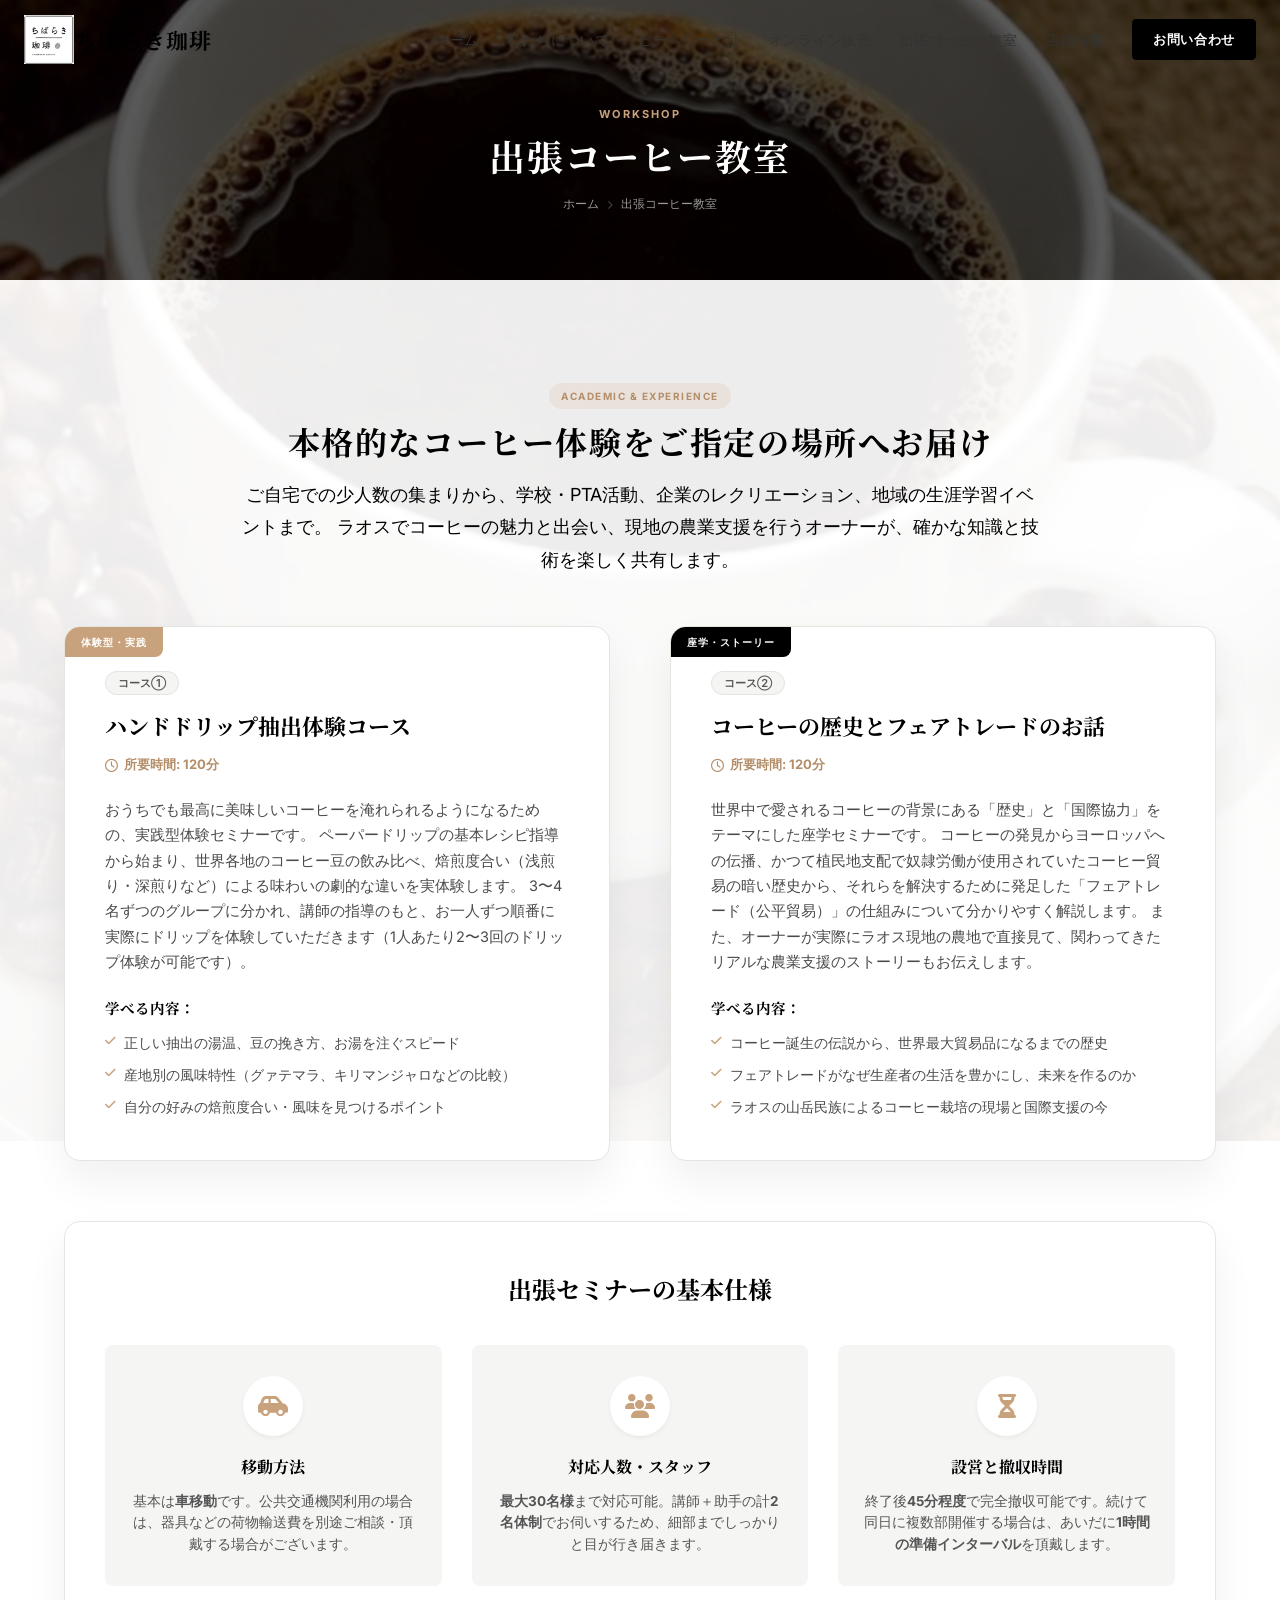
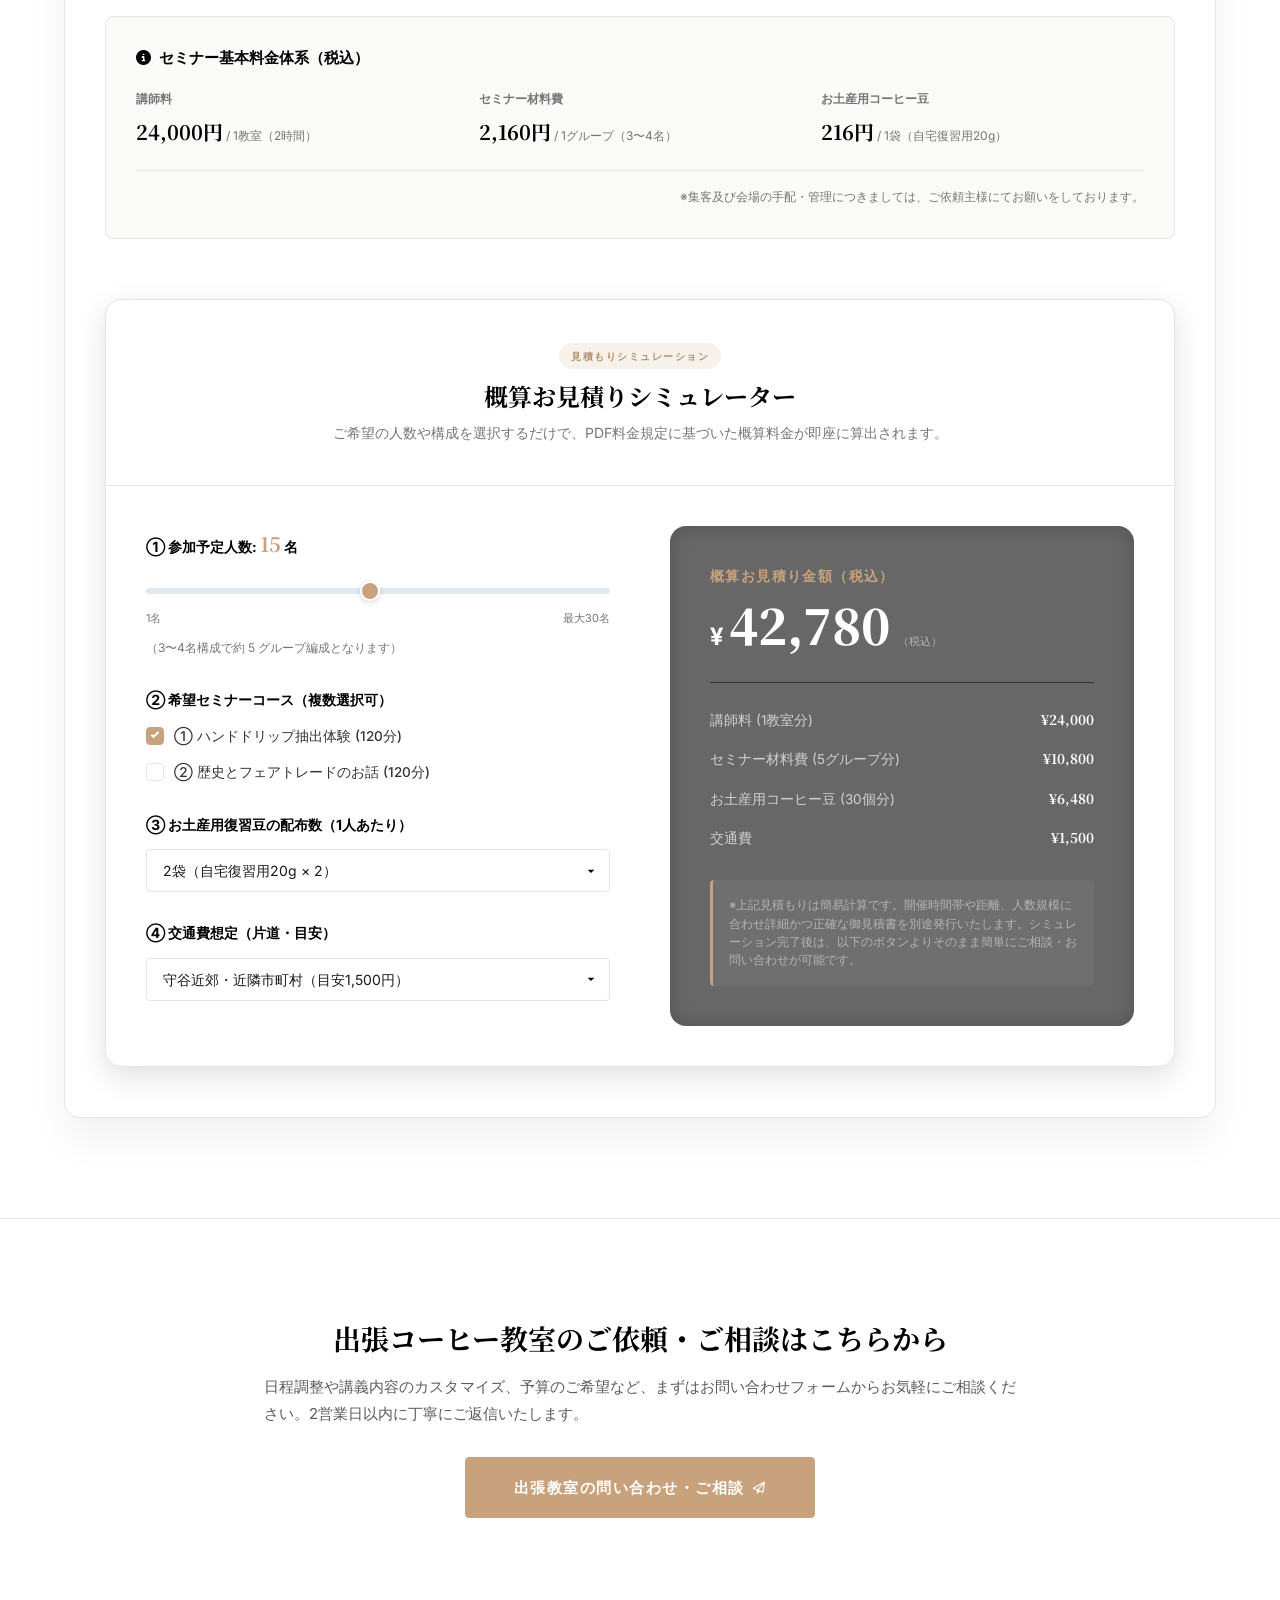
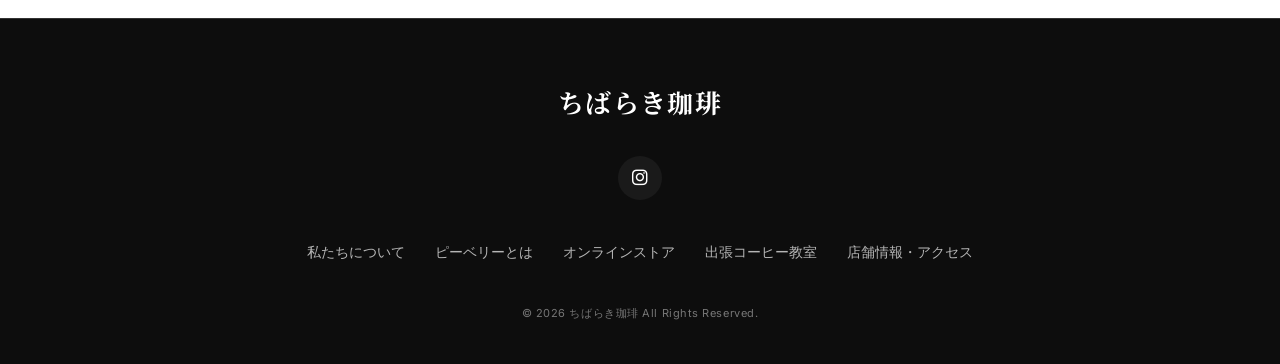
<file: seminar.html>
<!DOCTYPE html>
<html lang="ja">
<head>
  <!-- Google tag (gtag.js) -->
  <script async src="https://www.googletagmanager.com/gtag/js?id=G-EC3EL2PN4G"></script>
  <script>
    window.dataLayer = window.dataLayer || [];
    function gtag(){dataLayer.push(arguments);}
    gtag('js', new Date());

    gtag('config', 'G-EC3EL2PN4G');
  </script>
  <meta charset="UTF-8">
  <meta name="viewport" content="width=device-width, initial-scale=1.0">
  <meta name="description" content="ラオス現地での支援経験を持つ店主による出張コーヒー教室。ハンドドリップ抽出体験やフェアトレードのお話など、2時間単位の本格的なセミナーをご指定の場所で開催。見積りシミュレータも搭載。">
  <title>出張コーヒー教室・セミナーのご案内 | ちばらき珈琲</title>
  
  <!-- Google Fonts -->
  <link rel="preconnect" href="https://fonts.googleapis.com">
  <link rel="preconnect" href="https://fonts.gstatic.com" crossorigin>
  <link href="https://fonts.googleapis.com/css2?family=Inter:wght@300;400;500;600;700&family=Noto+Serif+JP:wght@400;500;700;900&display=swap" rel="stylesheet">
  
  <!-- FontAwesome for Icons -->
  <link rel="stylesheet" href="https://cdnjs.cloudflare.com/ajax/libs/font-awesome/6.4.0/css/all.min.css">
  
  <!-- Custom Styles -->
  <link rel="stylesheet" href="style.css">
</head>
<body>

  <!-- Navigation Header -->
  <header id="main-header" class="site-header scrolled">
    <div class="header-container">
      <a href="index.html" class="logo-link">
        <img src="ロゴ.png" alt="ちばらき珈琲 ロゴ" class="header-logo" onerror="this.style.display='none'; this.nextElementSibling.style.display='block';">
        <span class="logo-fallback">ちばらき珈琲</span>
      </a>
      
      <!-- Mobile Menu Toggle -->
      <button class="mobile-nav-toggle" aria-label="メニューを開く" aria-expanded="false">
        <span class="hamburger-bar"></span>
        <span class="hamburger-bar"></span>
        <span class="hamburger-bar"></span>
      </button>

      <!-- Navigation Links -->
      <nav class="nav-menu">
        <ul class="nav-list">
          <li class="nav-item"><a href="index.html" class="nav-link">ホーム</a></li>
          <li class="nav-item"><a href="about.html" class="nav-link">私たちについて</a></li>
          <li class="nav-item"><a href="peaberry.html" class="nav-link">ピーベリーとは</a></li>
          <li class="nav-item"><a href="index.html#online-shop" class="nav-link">オンライン販売</a></li>
          <li class="nav-item"><a href="seminar.html" class="nav-link active">出張コーヒー教室</a></li>
          <li class="nav-item"><a href="index.html#shop-info" class="nav-link">店舗情報</a></li>
          <li class="nav-item"><a href="contact.html" class="nav-btn">お問い合わせ</a></li>
        </ul>
      </nav>
    </div>
  </header>

  <!-- Subpage Hero -->
  <section class="subpage-hero-section">
    <div class="subpage-hero-overlay"></div>
    <div class="subpage-hero-content">
      <span class="subpage-subtitle">WORKSHOP</span>
      <h1 class="subpage-title">出張コーヒー教室</h1>
      <div class="breadcrumbs">
        <a href="index.html">ホーム</a> <i class="fa-solid fa-chevron-right divider"></i> <span>出張コーヒー教室</span>
      </div>
    </div>
  </section>

  <!-- Introduction -->
  <section class="seminar-detail-section section-padding">
    <div class="container">
      
      <div class="max-w-800 text-center">
        <span class="badge-accent">ACADEMIC & EXPERIENCE</span>
        <h2 class="section-title">本格的なコーヒー体験をご指定の場所へお届け</h2>
        <p class="lead-text" style="color: var(--color-black); margin-bottom: 50px;">
          ご自宅での少人数の集まりから、学校・PTA活動、企業のレクリエーション、地域の生涯学習イベントまで。
          ラオスでコーヒーの魅力と出会い、現地の農業支援を行うオーナーが、確かな知識と技術を楽しく共有します。
        </p>
      </div>

      <!-- Detail Courses -->
      <div class="grid grid-2-col gap-lg margin-top-md">
        
        <!-- Course 1 -->
        <div class="course-card shadow-premium">
          <div class="course-badge">体験型・実践</div>
          <div class="course-content">
            <span class="feature-tag">コース①</span>
            <h3 class="course-title" style="margin-top: 15px;">ハンドドリップ抽出体験コース</h3>
            <span class="course-duration"><i class="fa-regular fa-clock"></i> 所要時間: 120分</span>
            <p class="course-desc">
              おうちでも最高に美味しいコーヒーを淹れられるようになるための、実践型体験セミナーです。
              ペーパードリップの基本レシピ指導から始まり、世界各地のコーヒー豆の飲み比べ、焙煎度合い（浅煎り・深煎りなど）による味わいの劇的な違いを実体験します。
              3〜4名ずつのグループに分かれ、講師の指導のもと、お一人ずつ順番に実際にドリップを体験していただきます（1人あたり2〜3回のドリップ体験が可能です）。
            </p>
            <div class="course-benefits">
              <h4 class="benefits-title">学べる内容：</h4>
              <ul class="benefits-list">
                <li><i class="fa-solid fa-check text-accent"></i> 正しい抽出の湯温、豆の挽き方、お湯を注ぐスピード</li>
                <li><i class="fa-solid fa-check text-accent"></i> 産地別の風味特性（グァテマラ、キリマンジャロなどの比較）</li>
                <li><i class="fa-solid fa-check text-accent"></i> 自分の好みの焙煎度合い・風味を見つけるポイント</li>
              </ul>
            </div>
          </div>
        </div>

        <!-- Course 2 -->
        <div class="course-card shadow-premium">
          <div class="course-badge text-only">座学・ストーリー</div>
          <div class="course-content">
            <span class="feature-tag">コース②</span>
            <h3 class="course-title" style="margin-top: 15px;">コーヒーの歴史とフェアトレードのお話</h3>
            <span class="course-duration"><i class="fa-regular fa-clock"></i> 所要時間: 120分</span>
            <p class="course-desc">
              世界中で愛されるコーヒーの背景にある「歴史」と「国際協力」をテーマにした座学セミナーです。
              コーヒーの発見からヨーロッパへの伝播、かつて植民地支配で奴隷労働が使用されていたコーヒー貿易の暗い歴史から、それらを解決するために発足した「フェアトレード（公平貿易）」の仕組みについて分かりやすく解説します。
              また、オーナーが実際にラオス現地の農地で直接見て、関わってきたリアルな農業支援のストーリーもお伝えします。
            </p>
            <div class="course-benefits">
              <h4 class="benefits-title">学べる内容：</h4>
              <ul class="benefits-list">
                <li><i class="fa-solid fa-check text-accent"></i> コーヒー誕生の伝説から、世界最大貿易品になるまでの歴史</li>
                <li><i class="fa-solid fa-check text-accent"></i> フェアトレードがなぜ生産者の生活を豊かにし、未来を作るのか</li>
                <li><i class="fa-solid fa-check text-accent"></i> ラオスの山岳民族によるコーヒー栽培の現場と国際支援の今</li>
              </ul>
            </div>
          </div>
        </div>

      </div>

      <!-- basic details table and rules -->
      <div class="setup-details-container margin-top-lg">
        <h3 class="details-main-title">出張セミナーの基本仕様</h3>
        
        <div class="grid grid-3-col gap-md margin-top-md">
          <div class="detail-info-box">
            <div class="box-icon-wrapper"><i class="fa-solid fa-car-side"></i></div>
            <h4>移動方法</h4>
            <p>基本は<strong>車移動</strong>です。公共交通機関利用の場合は、器具などの荷物輸送費を別途ご相談・頂戴する場合がございます。</p>
          </div>
          <div class="detail-info-box">
            <div class="box-icon-wrapper"><i class="fa-solid fa-users"></i></div>
            <h4>対応人数・スタッフ</h4>
            <p><strong>最大30名様</strong>まで対応可能。講師＋助手の計<strong>2名体制</strong>でお伺いするため、細部までしっかりと目が行き届きます。</p>
          </div>
          <div class="detail-info-box">
            <div class="box-icon-wrapper"><i class="fa-solid fa-hourglass-half"></i></div>
            <h4>設営と撤収時間</h4>
            <p>終了後<strong>45分程度</strong>で完全撤収可能です。続けて同日に複数部開催する場合は、あいだに<strong>1時間の準備インターバル</strong>を頂戴します。</p>
          </div>
        </div>

        <div class="pricing-rules-wrapper margin-top-md">
          <h4 class="rules-title"><i class="fa-solid fa-circle-info"></i> セミナー基本料金体系（税込）</h4>
          <div class="rules-grid">
            <div class="rule-item">
              <span class="rule-label">講師料</span>
              <span class="rule-value">24,000円<span class="small"> / 1教室（2時間）</span></span>
            </div>
            <div class="rule-item">
              <span class="rule-label">セミナー材料費</span>
              <span class="rule-value">2,160円<span class="small"> / 1グループ（3〜4名）</span></span>
            </div>
            <div class="rule-item">
              <span class="rule-label">お土産用コーヒー豆</span>
              <span class="rule-value">216円<span class="small"> / 1袋（自宅復習用20g）</span></span>
            </div>
          </div>
          <p class="rules-note">※集客及び会場の手配・管理につきましては、ご依頼主様にてお願いをしております。</p>
        </div>

        <!-- ESTIMATOR WIDGET -->
        <div class="estimator-widget-box shadow-premium margin-top-lg">
          <div class="widget-header text-center">
            <span class="badge-accent">見積もりシミュレーション</span>
            <h3>概算お見積りシミュレーター</h3>
            <p>ご希望の人数や構成を選択するだけで、PDF料金規定に基づいた概算料金が即座に算出されます。</p>
          </div>

          <div class="widget-body grid grid-2-col gap-lg">
            
            <!-- Controls Panel -->
            <div class="estimator-controls">
              
              <!-- Participants Slider -->
              <div class="control-group">
                <label for="participants-range" class="control-label">
                  ① 参加予定人数: <span id="participants-display" class="highlight-num text-accent">15</span> 名
                </label>
                <input type="range" id="participants-range" class="slider-field" min="1" max="30" value="15">
                <div class="slider-limits">
                  <span>1名</span>
                  <span>最大30名</span>
                </div>
                <div id="groups-estimate-text" class="sub-helper-text">（3〜4名構成で約 <span id="groups-display">4</span> グループ編成となります）</div>
              </div>

              <!-- Course Selection -->
              <div class="control-group">
                <label class="control-label">② 希望セミナーコース（複数選択可）</label>
                <div class="checkbox-options">
                  <label class="checkbox-container">
                    <input type="checkbox" id="course-drip" checked>
                    <span class="checkmark"></span>
                    <span class="check-label">① ハンドドリップ抽出体験 (120分)</span>
                  </label>
                  <label class="checkbox-container">
                    <input type="checkbox" id="course-history">
                    <span class="checkmark"></span>
                    <span class="check-label">② 歴史とフェアトレードのお話 (120分)</span>
                  </label>
                </div>
              </div>

              <!-- Souvenirs selection -->
              <div class="control-group">
                <label for="souvenirs-per-person" class="control-label">③ お土産用復習豆の配布数（1人あたり）</label>
                <select id="souvenirs-per-person" class="select-field">
                  <option value="0">なし</option>
                  <option value="1">1袋（自宅復習用20g）</option>
                  <option value="2" selected>2袋（自宅復習用20g × 2）</option>
                </select>
              </div>

              <!-- Travel Distance -->
              <div class="control-group">
                <label for="travel-distance" class="control-label">④ 交通費想定（片道・目安）</label>
                <select id="travel-distance" class="select-field">
                  <option value="1500" selected>守谷近郊・近隣市町村（目安1,500円）</option>
                  <option value="3000">茨城県南・県西 / 千葉北部（目安3,000円）</option>
                  <option value="5000">茨城県央・県北 / 東京・埼玉（目安5,000円）</option>
                </select>
              </div>

            </div>

            <!-- Result Display Panel -->
            <div class="estimator-result-panel bg-dark text-white">
              <h4 class="result-title">概算お見積り金額（税込）</h4>
              
              <div class="result-total-box">
                <span class="currency">¥</span>
                <span id="estimated-total" class="total-amount">0</span>
                <span class="tax-tag">（税込）</span>
              </div>

              <div class="result-divider"></div>

              <ul class="result-breakdown-list">
                <li class="breakdown-item">
                  <span class="item-label">講師料 (<span id="calc-course-count">1</span>教室分)</span>
                  <span class="item-value">¥<span id="calc-lecture-fee">0</span></span>
                </li>
                <li class="breakdown-item">
                  <span class="item-label">セミナー材料費 (<span id="calc-group-count">0</span>グループ分)</span>
                  <span class="item-value">¥<span id="calc-materials-fee">0</span></span>
                </li>
                <li class="breakdown-item">
                  <span class="item-label">お土産用コーヒー豆 (<span id="calc-souvenir-count">0</span>個分)</span>
                  <span class="item-value">¥<span id="calc-souvenirs-fee">0</span></span>
                </li>
                <li class="breakdown-item">
                  <span class="item-label">交通費</span>
                  <span class="item-value">¥<span id="calc-travel-fee">0</span></span>
                </li>
              </ul>

              <div class="result-note-box">
                <p>※上記見積もりは簡易計算です。開催時間帯や距離、人数規模に合わせ詳細かつ正確な御見積書を別途発行いたします。シミュレーション完了後は、以下のボタンよりそのまま簡単にご相談・お問い合わせが可能です。</p>
              </div>
            </div>

          </div>
        </div>

      </div>
    </div>
  </section>

  <!-- CTA Section -->
  <section class="subpage-cta bg-dark text-white text-center section-padding">
    <div class="container max-w-800">
      <h2 class="cta-title">出張コーヒー教室のご依頼・ご相談はこちらから</h2>
      <p class="about-paragraph text-center text-white" style="opacity: 0.8; margin-bottom: 30px;">
        日程調整や講義内容のカスタマイズ、予算のご希望など、まずはお問い合わせフォームからお気軽にご相談ください。2営業日以内に丁寧にご返信いたします。
      </p>
      <div class="hero-actions">
        <a href="contact.html?type=workshop" class="btn btn-primary btn-lg">出張教室の問い合わせ・ご相談 <i class="fa-regular fa-paper-plane btn-icon-right"></i></a>
      </div>
    </div>
  </section>

  <!-- Scroll To Top Button -->
  <button id="scroll-to-top" class="btn-scroll-top" aria-label="ページトップへ戻る">
    <i class="fa-solid fa-arrow-up"></i>
  </button>

  <!-- Footer -->
  <footer class="site-footer">
    <div class="container text-center">
      <div class="footer-logo-wrapper">
        <span class="footer-title">ちばらき珈琲</span>
      </div>
      
      <div class="footer-sns-links">
        <a href="https://www.instagram.com/chibarakicoffee/" target="_blank" rel="noopener noreferrer" aria-label="Instagram" class="footer-sns-icon">
          <i class="fa-brands fa-instagram"></i>
        </a>
      </div>

      <ul class="footer-nav">
        <li><a href="about.html">私たちについて</a></li>
        <li><a href="peaberry.html">ピーベリーとは</a></li>
        <li><a href="index.html#online-shop">オンラインストア</a></li>
        <li><a href="seminar.html">出張コーヒー教室</a></li>
        <li><a href="index.html#shop-info">店舗情報・アクセス</a></li>
      </ul>

      <p class="copyright">&copy; 2026 ちばらき珈琲 All Rights Reserved.</p>
    </div>
  </footer>

  <!-- Custom Scripts -->
  <script src="script.js"></script>
</body>
</html>
</file>
<file: style.css>
/* ==========================================================================
   ちばらき珈琲 - Style Sheet
   Concept: Modern Monochrome Specialty Cafe
   ========================================================================== */

/* 1. CSS Variables & Reset
   ========================================================================== */
:root {
  /* Colors */
  --color-black: #000000;
  --color-dark: #121212;
  --color-dark-accent: #1a1a1a;
  --color-dark-card: #222222;
  --color-white: #ffffff;
  --color-light: #fafaf9;
  --color-light-accent: #f5f5f4;
  --color-light-card: #ffffff;
  
  /* Accent: Warm premium gold/coffee tone */
  --color-accent: #c8a27c;
  --color-accent-light: #dfc6ae;
  --color-accent-dark: #b38e68;
  --color-accent-rgb: 200, 162, 124;
  
  /* Text Colors */
  --color-text-dark: #1a1a1a;
  --color-text-light: #f5f5f5;
  --color-text-muted: #767676;
  --color-text-muted-light: #b5b5b5;
  --color-border-light: #e5e5e0;
  --color-border-dark: #333333;

  /* Typography */
  --font-serif: "Noto Serif JP", Georgia, serif;
  --font-sans: "Inter", "Noto Sans JP", -apple-system, sans-serif;
  
  /* Shadows & Transitions */
  --shadow-sm: 0 2px 4px rgba(0, 0, 0, 0.05);
  --shadow-md: 0 4px 12px rgba(0, 0, 0, 0.08);
  --shadow-lg: 0 10px 30px rgba(0, 0, 0, 0.12);
  --shadow-premium: 0 20px 40px rgba(0, 0, 0, 0.06);
  --shadow-accent: 0 10px 30px rgba(200, 162, 124, 0.15);
  --transition-smooth: all 0.4s cubic-bezier(0.25, 1, 0.5, 1);
  --transition-fast: all 0.2s ease;
  
  /* Border Radius */
  --radius-sm: 4px;
  --radius-md: 8px;
  --radius-lg: 16px;
  --radius-full: 9999px;
  
  /* Header Height */
  --header-height: 80px;
  --header-height-scrolled: 70px;
}

*, *::before, *::after {
  box-sizing: border-box;
  margin: 0;
  padding: 0;
}

html {
  scroll-behavior: smooth;
  -webkit-text-size-adjust: 100%;
}

body {
  font-family: var(--font-sans);
  font-size: 16px;
  line-height: 1.8;
  color: var(--color-text-dark);
  background-image: url('coffee.png');
  background-attachment: fixed;
  background-position: center;
  background-repeat: no-repeat;
  background-size: cover;
  background-color: var(--color-light);
  overflow-x: hidden;
  -webkit-font-smoothing: antialiased;
}

/* Typography Base */
h1, h2, h3, h4, h5, h6 {
  font-family: var(--font-serif);
  font-weight: 700;
  line-height: 1.4;
  color: var(--color-black);
}

a {
  color: inherit;
  text-decoration: none;
  transition: var(--transition-fast);
}

img {
  max-width: 100%;
  height: auto;
  display: block;
}

button, input, select, textarea {
  font-family: inherit;
  font-size: inherit;
  color: inherit;
  background: none;
  border: none;
  outline: none;
}

ul, ol {
  list-style: none;
}

/* 2. Global Utilities
   ========================================================================== */
.container {
  width: 100%;
  max-width: 1200px;
  margin: 0 auto;
  padding: 0 24px;
}

.section-padding {
  padding: 100px 0;
}

@media (max-width: 768px) {
  .section-padding {
    padding: 60px 0;
  }
}

.bg-dark {
  background-color: rgba(10, 10, 10, 0.62) !important;
  color: var(--color-text-light) !important;
}

.bg-light {
  background-color: rgba(245, 245, 244, 0.94) !important;
}

.text-white {
  color: var(--color-white) !important;
}

.text-accent {
  color: var(--color-accent) !important;
}

.text-center {
  text-align: center;
}

.max-w-800 {
  max-width: 800px;
  margin-left: auto;
  margin-right: auto;
}

.margin-top-sm { margin-top: 15px; }
.margin-top-md { margin-top: 30px; }
.margin-top-lg { margin-top: 60px; }

/* Grid Layouts */
.grid {
  display: grid;
  gap: 30px;
}

.grid-2-col {
  grid-template-columns: repeat(2, 1fr);
}

.grid-3-col {
  grid-template-columns: repeat(3, 1fr);
}

.alignment-center {
  align-items: center;
}

.alignment-center-col {
  display: flex;
  flex-direction: column;
  align-items: center;
}

.justify-between {
  justify-content: space-between;
}

.w-full {
  width: 100%;
}

@media (max-width: 992px) {
  .grid-3-col {
    grid-template-columns: repeat(2, 1fr);
  }
}

@media (max-width: 768px) {
  .grid-2-col, .grid-3-col {
    grid-template-columns: 1fr;
  }
  .grid {
    gap: 20px;
  }
}

/* Common Section Header */
.section-header {
  margin-bottom: 50px;
}

.section-subtitle {
  font-family: var(--font-sans);
  font-size: 13px;
  font-weight: 700;
  letter-spacing: 0.2em;
  color: var(--color-accent);
  text-transform: uppercase;
  display: block;
  margin-bottom: 8px;
}

.section-title {
  font-size: 32px;
  font-weight: 700;
  letter-spacing: 0.05em;
  margin-bottom: 15px;
}

.section-divider {
  width: 40px;
  height: 2px;
  background-color: var(--color-black);
  margin: 0 auto;
}

.section-divider.bg-accent {
  background-color: var(--color-accent);
}

/* Responsive Line Break Helper */
br.br-mobile {
  display: none;
}

@media (max-width: 768px) {
  .section-title {
    font-size: 24px;
    letter-spacing: 0.02em;
  }
  br.br-mobile {
    display: inline;
  }
}

@media (max-width: 480px) {
  .section-title {
    font-size: 20px;
    letter-spacing: 0;
  }
}

/* Premium Buttons */
.btn {
  display: inline-flex;
  align-items: center;
  justify-content: center;
  padding: 12px 32px;
  font-family: var(--font-sans);
  font-size: 14px;
  font-weight: 600;
  letter-spacing: 0.1em;
  border-radius: var(--radius-sm);
  cursor: pointer;
  transition: var(--transition-smooth);
}

.btn-primary {
  background-color: var(--color-accent);
  color: var(--color-white);
  border: 1px solid var(--color-accent);
}

.btn-primary:hover {
  background-color: var(--color-accent-dark);
  border-color: var(--color-accent-dark);
  transform: translateY(-2px);
  box-shadow: 0 6px 20px rgba(200, 162, 124, 0.3);
}

.btn-outline {
  background-color: transparent;
  color: var(--color-black);
  border: 1px solid var(--color-black);
}

.btn-outline:hover {
  background-color: var(--color-black);
  color: var(--color-white);
  transform: translateY(-2px);
}

.btn-outline.text-white {
  color: var(--color-white);
  border-color: rgba(255, 255, 255, 0.4);
}

.btn-outline.text-white:hover {
  background-color: var(--color-white);
  color: var(--color-black);
  border-color: var(--color-white);
}

.btn-icon-right {
  margin-left: 8px;
  font-size: 12px;
}

.btn-full {
  width: 100%;
}

.btn-lg {
  padding: 16px 48px;
  font-size: 15px;
}

.btn-sm {
  padding: 8px 20px;
  font-size: 12px;
}

/* Stylized Image Placeholder (Crucial Requirement) */
.image-placeholder {
  background: linear-gradient(135deg, #e5e5eb 0%, #d8d8e0 100%);
  border: 1px dashed rgba(0, 0, 0, 0.15);
  border-radius: var(--radius-md);
  display: flex;
  flex-direction: column;
  align-items: center;
  justify-content: center;
  position: relative;
  overflow: hidden;
  color: #7a7a85;
  text-align: center;
  padding: 24px;
  transition: var(--transition-smooth);
}

.bg-dark .image-placeholder {
  background: linear-gradient(135deg, #1e1e24 0%, #17171d 100%);
  border: 1px dashed rgba(255, 255, 255, 0.1);
  color: #8c8c9e;
}

.image-placeholder:hover {
  border-color: var(--color-accent);
}

.aspect-3-2 {
  aspect-ratio: 3/2;
}

.aspect-16-9 {
  aspect-ratio: 16/9;
}

.placeholder-icon {
  font-size: 28px;
  margin-bottom: 12px;
  color: var(--color-accent);
  opacity: 0.8;
}

.placeholder-icon.text-lg {
  font-size: 40px;
}

.placeholder-label {
  font-family: var(--font-serif);
  font-weight: 500;
  font-size: 14px;
  margin-bottom: 4px;
  color: var(--color-dark);
}

.bg-dark .placeholder-label {
  color: var(--color-white);
}

.placeholder-size {
  font-family: var(--font-sans);
  font-size: 11px;
  letter-spacing: 0.05em;
  opacity: 0.6;
}

.shadow-premium {
  box-shadow: var(--shadow-premium);
}

/* 3. Navigation Header
   ========================================================================== */
.site-header {
  position: fixed;
  top: 0;
  left: 0;
  width: 100%;
  height: var(--header-height);
  z-index: 1000;
  transition: var(--transition-smooth);
  border-bottom: 1px solid transparent;
}

.site-header.scrolled {
  height: var(--header-height-scrolled);
  background-color: rgba(255, 255, 255, 0.9);
  backdrop-filter: blur(15px);
  -webkit-backdrop-filter: blur(15px);
  border-bottom: 1px solid var(--color-border-light);
  box-shadow: var(--shadow-sm);
}

.site-header.scrolled-dark {
  height: var(--header-height-scrolled);
  background-color: rgba(18, 18, 18, 0.9);
  backdrop-filter: blur(15px);
  -webkit-backdrop-filter: blur(15px);
  border-bottom: 1px solid var(--color-border-dark);
  box-shadow: var(--shadow-sm);
}

.header-container {
  max-width: 1300px;
  height: 100%;
  margin: 0 auto;
  padding: 0 24px;
  display: flex;
  align-items: center;
  justify-content: space-between;
}

.logo-link {
  display: flex;
  align-items: center;
}

.header-logo {
  height: 50px;
  width: auto;
  object-fit: contain;
  transition: var(--transition-smooth);
}

.site-header.scrolled .header-logo,
.site-header.scrolled-dark .header-logo {
  height: 42px;
}

.logo-fallback {
  font-family: var(--font-serif);
  font-size: 22px;
  font-weight: 700;
  letter-spacing: 0.05em;
  color: var(--color-black);
}

.site-header.scrolled-dark .logo-fallback {
  color: var(--color-white);
}

/* Nav Menu Desktop */
.nav-list {
  display: flex;
  align-items: center;
  gap: 28px;
}

.nav-link {
  font-size: 14px;
  font-weight: 500;
  letter-spacing: 0.05em;
  color: #333333;
  padding: 8px 0;
  position: relative;
}

.site-header.scrolled-dark .nav-link {
  color: #cccccc;
}

.nav-link::after {
  content: '';
  position: absolute;
  bottom: 0;
  left: 0;
  width: 0;
  height: 1px;
  background-color: var(--color-accent);
  transition: var(--transition-smooth);
}

.nav-link:hover {
  color: var(--color-accent);
}

.nav-link:hover::after {
  width: 100%;
}

.nav-btn {
  display: inline-flex;
  align-items: center;
  justify-content: center;
  padding: 8px 20px;
  font-size: 13px;
  font-weight: 600;
  letter-spacing: 0.05em;
  color: var(--color-white);
  background-color: var(--color-black);
  border: 1px solid var(--color-black);
  border-radius: var(--radius-sm);
  transition: var(--transition-smooth);
}

.site-header.scrolled-dark .nav-btn {
  background-color: var(--color-accent);
  border-color: var(--color-accent);
  color: var(--color-white);
}

.nav-btn:hover {
  background-color: var(--color-accent);
  border-color: var(--color-accent);
  color: var(--color-white);
  transform: translateY(-1px);
}

.site-header.scrolled-dark .nav-btn:hover {
  background-color: var(--color-white);
  border-color: var(--color-white);
  color: var(--color-black);
}

/* Mobile Toggle */
.mobile-nav-toggle {
  display: none;
  flex-direction: column;
  justify-content: space-between;
  width: 26px;
  height: 18px;
  cursor: pointer;
  z-index: 1100;
}

.hamburger-bar {
  width: 100%;
  height: 2px;
  background-color: var(--color-black);
  transition: var(--transition-smooth);
}

.site-header.scrolled-dark .hamburger-bar {
  background-color: var(--color-white);
}

@media (max-width: 992px) {
  .mobile-nav-toggle {
    display: flex;
  }
  
  .nav-menu {
    position: fixed;
    top: 0;
    right: -100%;
    width: 300px;
    height: 100vh;
    background-color: var(--color-white);
    box-shadow: -10px 0 30px rgba(0,0,0,0.05);
    padding: 100px 40px 40px;
    display: flex;
    flex-direction: column;
    z-index: 999;
    transition: var(--transition-smooth);
  }
  
  .nav-menu.active {
    right: 0;
  }
  
  .nav-list {
    flex-direction: column;
    align-items: flex-start;
    gap: 30px;
  }
  
  .nav-link {
    font-size: 18px;
    font-weight: 600;
  }
  
  .nav-btn {
    width: 100%;
    padding: 12px;
    font-size: 15px;
    text-align: center;
  }

  /* Hamburger Active Animation */
  .mobile-nav-toggle.active .hamburger-bar:nth-child(1) {
    transform: translateY(8px) rotate(45deg);
  }
  .mobile-nav-toggle.active .hamburger-bar:nth-child(2) {
    opacity: 0;
  }
  .mobile-nav-toggle.active .hamburger-bar:nth-child(3) {
    transform: translateY(-8px) rotate(-45deg);
  }
}

/* 4. Hero Section
   ========================================================================== */
.hero-section {
  position: relative;
  width: 100%;
  height: 100vh;
  min-height: 600px;
  display: flex;
  align-items: center;
  overflow: hidden;
  color: var(--color-white);
  background-color: var(--color-black);
}

.hero-bg-image {
  position: absolute;
  top: 0;
  left: 0;
  width: 100%;
  height: 100%;
  z-index: 1;
  background-image: url('coffee.png');
  background-attachment: fixed;
  background-position: center;
  background-repeat: no-repeat;
  background-size: cover;
}

.hero-overlay {
  position: absolute;
  top: 0;
  left: 0;
  width: 100%;
  height: 100%;
  background: linear-gradient(to bottom, rgba(0, 0, 0, 0.4) 0%, rgba(0, 0, 0, 0.85) 100%);
  z-index: 2;
}

.hero-content {
  position: relative;
  z-index: 10;
  max-width: 800px;
  margin: 0 auto;
  padding: 0 24px;
  text-align: center;
}

.hero-title {
  font-family: var(--font-serif);
  font-size: 48px;
  font-weight: 900;
  line-height: 1.35;
  color: var(--color-white);
  margin-bottom: 24px;
  text-shadow: 0 4px 15px rgba(0, 0, 0, 0.5);
}

.hero-subtitle {
  font-size: 18px;
  font-weight: 400;
  letter-spacing: 0.05em;
  color: rgba(255, 255, 255, 0.85);
  margin-bottom: 40px;
  text-shadow: 0 2px 8px rgba(0, 0, 0, 0.5);
}

.hero-actions {
  display: flex;
  gap: 20px;
  justify-content: center;
}

.hero-scroll-indicator {
  position: absolute;
  bottom: 40px;
  left: 50%;
  transform: translateX(-50%);
  z-index: 10;
  display: flex;
  flex-direction: column;
  align-items: center;
  font-size: 11px;
  font-weight: 600;
  letter-spacing: 0.25em;
  opacity: 0.7;
}

.indicator-line {
  width: 1px;
  height: 40px;
  background-color: rgba(255, 255, 255, 0.3);
  margin-top: 10px;
  position: relative;
  overflow: hidden;
}

.indicator-line::after {
  content: '';
  position: absolute;
  top: 0;
  left: 0;
  width: 100%;
  height: 100%;
  background-color: var(--color-accent);
  animation: scrollDown 2s infinite ease-in-out;
}

@keyframes scrollDown {
  0% { transform: translateY(-100%); }
  50% { transform: translateY(0); }
  100% { transform: translateY(100%); }
}

@media (max-width: 768px) {
  .hero-title {
    font-size: 34px;
    line-height: 1.4;
  }
  .hero-subtitle {
    font-size: 15px;
    margin-bottom: 30px;
  }
  .hero-actions {
    flex-direction: column;
    gap: 15px;
    width: 100%;
    max-width: 320px;
    margin: 0 auto;
  }
  .hero-actions .btn {
    width: 100%;
  }
}

/* 5. Section 1: About (自己紹介)
   ========================================================================== */
.about-section,
.online-section,
.seminar-section,
.contact-section,
.story-detail-section,
.peaberry-detail-section,
.seminar-detail-section {
  background-color: rgba(255, 255, 255, 0.93) !important;
}

.about-text-block {
  padding-right: 40px;
}

.about-lead {
  font-size: 22px;
  font-weight: 600;
  line-height: 1.6;
  margin-bottom: 24px;
  letter-spacing: 0.02em;
}

.about-paragraph {
  font-size: 15px;
  color: #4a4a4a;
  margin-bottom: 20px;
  text-align: justify;
}

.owner-signature {
  margin-top: 40px;
  display: flex;
  flex-direction: column;
}

.owner-title {
  font-size: 13px;
  letter-spacing: 0.1em;
  color: var(--color-accent-dark);
  font-weight: 700;
}

.about-image-wrapper {
  position: relative;
}

@media (max-width: 768px) {
  .about-text-block {
    padding-right: 0;
    margin-bottom: 40px;
  }
  .about-lead {
    font-size: 19px;
  }
}

/* 6. Section 2: Flat Bean & Peaberry
   ========================================================================== */
.peaberry-section,
.shopinfo-section {
  background-color: rgba(10, 10, 10, 0.62) !important;
}

.peaberry-intro {
  margin-bottom: 60px;
}

.lead-text {
  font-size: 18px;
  line-height: 1.8;
  color: rgba(255, 255, 255, 0.9);
}

.comparison-container {
  align-items: stretch;
}

.comparison-card {
  background-color: var(--color-dark-card);
  border: 1px solid var(--color-border-dark);
  border-radius: var(--radius-lg);
  padding: 40px;
  display: flex;
  flex-direction: column;
  position: relative;
  transition: var(--transition-smooth);
}

.comparison-card:hover {
  transform: translateY(-5px);
  border-color: rgba(255, 255, 255, 0.2);
}

.comparison-card.featured {
  border: 1px solid var(--color-accent);
}

.comparison-card.featured:hover {
  box-shadow: var(--shadow-accent);
}

.comparison-badge {
  position: absolute;
  top: 20px;
  right: 20px;
  background-color: var(--color-accent);
  color: var(--color-white);
  font-family: var(--font-sans);
  font-size: 10px;
  font-weight: 700;
  letter-spacing: 0.1em;
  padding: 4px 12px;
  border-radius: var(--radius-full);
}

.comparison-visual {
  height: 180px;
  display: flex;
  align-items: center;
  justify-content: center;
  margin-bottom: 30px;
}

/* Graphic CSS/SVG Diagrams */
.bean-diagram {
  position: relative;
  width: 140px;
  height: 140px;
}

.cherry-outline {
  position: absolute;
  top: 50%;
  left: 50%;
  transform: translate(-50%, -50%);
  width: 110px;
  height: 110px;
  border-radius: 50%;
  background: radial-gradient(circle at 35% 35%, #e11d48 0%, #9f1239 80%);
  border: 3px solid rgba(255, 255, 255, 0.15);
  box-shadow: 0 10px 25px rgba(0, 0, 0, 0.4);
  display: flex;
  align-items: center;
  justify-content: center;
}

/* Flat Seed Elements */
.flat-seed-left {
  width: 32px;
  height: 60px;
  background-color: #d1d5db;
  border-top-left-radius: 30px 40px;
  border-bottom-left-radius: 30px 40px;
  border-top-right-radius: 4px;
  border-bottom-right-radius: 4px;
  margin-right: 2px;
  position: relative;
  box-shadow: inset 3px 0 8px rgba(0, 0, 0, 0.2);
}

.flat-seed-right {
  width: 32px;
  height: 60px;
  background-color: #d1d5db;
  border-top-right-radius: 30px 40px;
  border-bottom-right-radius: 30px 40px;
  border-top-left-radius: 4px;
  border-bottom-left-radius: 4px;
  margin-left: 2px;
  position: relative;
  box-shadow: inset -3px 0 8px rgba(0, 0, 0, 0.2);
}

.seed-crease {
  position: absolute;
  top: 5px;
  bottom: 5px;
  width: 1px;
  background-color: #4b5563;
}

.flat-seed-left .seed-crease {
  right: 0;
}

.flat-seed-right .seed-crease {
  left: 0;
}

/* Peaberry Seed Elements */
.peaberry-seed {
  width: 50px;
  height: 62px;
  background-color: var(--color-accent-light);
  border-radius: 30px 30px 30px 30px / 36px 36px 36px 36px;
  position: relative;
  box-shadow: 0 4px 10px rgba(0,0,0,0.3), inset 0 0 10px rgba(0, 0, 0, 0.15);
  display: flex;
  align-items: center;
  justify-content: center;
}

.round-crease {
  position: absolute;
  top: 6px;
  bottom: 6px;
  left: 50%;
  transform: translateX(-50%);
  width: 1px;
  background-color: #6b4d32;
}

.round-crease::before {
  content: '';
  position: absolute;
  top: 20%;
  bottom: 20%;
  left: -2px;
  width: 5px;
  border-radius: 50%;
  border-left: 1.5px solid #8d623b;
}

.bean-type-title {
  font-family: var(--font-serif);
  font-size: 20px;
  font-weight: 700;
  margin-bottom: 8px;
  color: var(--color-white);
  display: flex;
  align-items: center;
  gap: 6px;
}

.bean-type-title .japanese {
  font-size: 13px;
  opacity: 0.7;
  font-weight: 400;
}

.bean-ratio {
  display: inline-block;
  font-family: var(--font-sans);
  font-size: 12px;
  font-weight: 700;
  color: var(--color-text-muted-light);
  margin-bottom: 20px;
}

.accent-bg-text {
  color: var(--color-accent) !important;
}

.bean-desc {
  font-size: 14px;
  line-height: 1.7;
  color: rgba(255, 255, 255, 0.75);
}

.peaberry-conclusion {
  background-color: var(--color-dark-card);
  border: 1px solid var(--color-border-dark);
  border-radius: var(--radius-lg);
  padding: 40px;
}

.conclusion-title {
  font-family: var(--font-serif);
  font-size: 22px;
  color: var(--color-accent);
  margin-bottom: 24px;
}

@media (max-width: 768px) {
  .comparison-card {
    padding: 30px;
  }
  .peaberry-conclusion {
    padding: 24px;
  }
  .lead-text {
    font-size: 16px;
  }
}

/* 7. Section 3: Online Store & Furusato Nozei
   ========================================================================== */
.premium-card {
  background-color: var(--color-white);
  border: 1px solid var(--color-border-light);
  border-radius: var(--radius-lg);
  padding: 40px;
  box-shadow: var(--shadow-premium);
  display: flex;
  flex-direction: column;
  justify-content: space-between;
  transition: var(--transition-smooth);
}

.premium-card:hover {
  transform: translateY(-4px);
  box-shadow: 0 25px 50px rgba(0, 0, 0, 0.1);
}

.shop-card-header {
  margin-bottom: 20px;
}

.shop-tag {
  font-size: 11px;
  font-weight: 700;
  letter-spacing: 0.1em;
  color: var(--color-accent-dark);
  text-transform: uppercase;
  display: block;
  margin-bottom: 6px;
}

.shop-title {
  font-size: 24px;
  font-weight: 700;
}

.shop-description {
  font-size: 14px;
  color: #555555;
  margin-bottom: 24px;
}

.shop-image-placeholder {
  margin-bottom: 24px;
}

/* Search Helper Styling */
.search-helper-box {
  background-color: var(--color-light-accent);
  border: 1px solid var(--color-border-light);
  border-radius: var(--radius-md);
  padding: 20px;
  margin-bottom: 24px;
  position: relative;
}

.search-box-label {
  font-size: 12px;
  font-weight: 700;
  color: var(--color-accent-dark);
  margin-bottom: 8px;
}

.search-input-wrapper {
  display: flex;
  background-color: var(--color-white);
  border: 1px solid var(--color-border-light);
  border-radius: var(--radius-sm);
  overflow: hidden;
}

.search-input-field {
  flex: 1;
  padding: 10px 14px;
  font-size: 13px;
  font-weight: 600;
  color: var(--color-black);
}

.btn-copy {
  background-color: var(--color-black);
  color: var(--color-white);
  padding: 10px 18px;
  font-size: 12px;
  font-weight: 600;
  cursor: pointer;
  display: flex;
  align-items: center;
  gap: 6px;
  transition: var(--transition-fast);
}

.btn-copy:hover {
  background-color: var(--color-accent-dark);
}

.copy-success-message {
  display: none;
  position: absolute;
  bottom: 8px;
  right: 20px;
  font-size: 11px;
  font-weight: 700;
  color: #10b981;
  animation: fadeIn 0.3s ease;
}

@keyframes fadeIn {
  from { opacity: 0; transform: translateY(4px); }
  to { opacity: 1; transform: translateY(0); }
}

.portal-links-label {
  font-size: 12px;
  font-weight: 700;
  color: #333333;
  margin-bottom: 12px;
}

.portal-links-grid {
  display: grid;
  grid-template-columns: repeat(3, 1fr);
  gap: 10px;
}

.portal-btn {
  display: flex;
  align-items: center;
  justify-content: center;
  padding: 10px;
  font-size: 11px;
  font-weight: 700;
  text-align: center;
  background-color: var(--color-white);
  border: 1px solid var(--color-border-light);
  border-radius: var(--radius-sm);
  color: #444444;
  transition: var(--transition-fast);
}

.portal-btn:hover {
  border-color: var(--color-black);
  color: var(--color-black);
  background-color: var(--color-light-accent);
  transform: translateY(-1px);
}

@media (max-width: 768px) {
  .premium-card {
    padding: 24px;
  }
  .portal-links-grid {
    grid-template-columns: 1fr;
  }
  
  /* BASE Button Wrap Prevention (Item 4) */
  .premium-card .btn {
    font-size: 12.5px;
    padding: 12px 14px;
    white-space: nowrap;
    letter-spacing: 0.02em;
  }
  
  /* Copy Keyword Container Stacking (Item 5) */
  .search-input-wrapper {
    flex-direction: column;
    background-color: transparent;
    border: none;
    overflow: visible;
  }
  .search-input-field {
    width: 100%;
    border: 1px solid var(--color-border-light);
    border-radius: var(--radius-sm);
    margin-bottom: 8px;
    padding: 12px;
    text-align: center;
    background-color: var(--color-white);
  }
  .btn-copy {
    width: 100%;
    justify-content: center;
    padding: 12px;
    border-radius: var(--radius-sm);
  }
}

/* 8. Section 4: Workshop & Seminar (出張コーヒー教室)
   ========================================================================== */
.seminar-section {
  background-color: var(--color-light-accent);
}

.seminar-intro {
  margin-bottom: 50px;
}

.course-card {
  background-color: var(--color-white);
  border: 1px solid var(--color-border-light);
  border-radius: var(--radius-lg);
  padding: 40px;
  box-shadow: var(--shadow-premium);
  position: relative;
  overflow: hidden;
  transition: var(--transition-smooth);
}

.course-card:hover {
  transform: translateY(-4px);
}

.course-badge {
  position: absolute;
  top: 0;
  left: 0;
  background-color: var(--color-accent);
  color: var(--color-white);
  font-size: 10px;
  font-weight: 700;
  letter-spacing: 0.1em;
  padding: 6px 16px;
  border-bottom-right-radius: var(--radius-md);
}

.course-badge.text-only {
  background-color: var(--color-black);
}

.course-title {
  font-size: 22px;
  font-weight: 700;
  margin-top: 10px;
  margin-bottom: 8px;
}

.course-duration {
  font-size: 13px;
  color: var(--color-accent-dark);
  font-weight: 700;
  display: inline-flex;
  align-items: center;
  gap: 6px;
  margin-bottom: 20px;
}

.course-desc {
  font-size: 14.5px;
  color: #4a4a4a;
  line-height: 1.75;
  margin-bottom: 24px;
}

.course-features {
  display: flex;
  flex-wrap: wrap;
  gap: 8px;
}

.feature-tag {
  background-color: var(--color-light-accent);
  border: 1px solid var(--color-border-light);
  color: #555555;
  font-size: 11px;
  font-weight: 600;
  padding: 4px 12px;
  border-radius: var(--radius-full);
}

/* Setup basic details styles */
.setup-details-container {
  background-color: var(--color-white);
  border: 1px solid var(--color-border-light);
  border-radius: var(--radius-lg);
  padding: 50px 40px;
  box-shadow: var(--shadow-premium);
}

.details-main-title {
  text-align: center;
  font-size: 24px;
  margin-bottom: 40px;
}

.detail-info-box {
  background-color: var(--color-light-accent);
  border-radius: var(--radius-md);
  padding: 30px 24px;
  text-align: center;
  border: 1px solid transparent;
  transition: var(--transition-smooth);
}

.detail-info-box:hover {
  border-color: var(--color-accent-light);
  background-color: var(--color-white);
  box-shadow: var(--shadow-md);
}

.box-icon-wrapper {
  width: 60px;
  height: 60px;
  border-radius: 50%;
  background-color: var(--color-white);
  color: var(--color-accent);
  font-size: 24px;
  display: flex;
  align-items: center;
  justify-content: center;
  margin: 0 auto 20px;
  box-shadow: var(--shadow-sm);
}

.detail-info-box:hover .box-icon-wrapper {
  background-color: var(--color-accent);
  color: var(--color-white);
}

.detail-info-box h4 {
  font-size: 16px;
  font-weight: 700;
  margin-bottom: 12px;
}

.detail-info-box p {
  font-size: 13.5px;
  color: #555555;
  line-height: 1.6;
}

/* Pricing rules styles */
.pricing-rules-wrapper {
  background-color: #fafaf9;
  border: 1px solid var(--color-border-light);
  border-radius: var(--radius-md);
  padding: 30px;
}

.rules-title {
  font-family: var(--font-sans);
  font-size: 15px;
  font-weight: 700;
  display: flex;
  align-items: center;
  gap: 8px;
  margin-bottom: 20px;
  color: var(--color-black);
}

.rules-grid {
  display: grid;
  grid-template-columns: repeat(3, 1fr);
  gap: 20px;
  border-bottom: 1px solid var(--color-border-light);
  padding-bottom: 20px;
  margin-bottom: 15px;
}

.rule-item {
  display: flex;
  flex-direction: column;
}

.rule-label {
  font-size: 12px;
  font-weight: 700;
  color: var(--color-text-muted);
  margin-bottom: 4px;
}

.rule-value {
  font-size: 20px;
  font-family: var(--font-serif);
  font-weight: 700;
  color: var(--color-black);
}

.rule-value .small {
  font-family: var(--font-sans);
  font-size: 12px;
  font-weight: 400;
  color: var(--color-text-muted);
}

.rules-note {
  font-size: 12px;
  color: var(--color-text-muted);
  text-align: right;
}

@media (max-width: 768px) {
  .course-card {
    padding: 30px 24px;
  }
  .setup-details-container {
    padding: 30px 20px;
  }
  .rules-grid {
    grid-template-columns: 1fr;
    gap: 15px;
  }
  .rules-note {
    text-align: left;
  }
}

/* Estimator Widget Styling (The WOW Feature) */
.estimator-widget-box {
  background-color: var(--color-white);
  border: 1px solid var(--color-border-light);
  border-radius: var(--radius-lg);
  overflow: hidden;
  box-shadow: var(--shadow-lg);
}

.widget-header {
  padding: 40px;
  border-bottom: 1px solid var(--color-border-light);
}

.badge-accent {
  background-color: rgba(200, 162, 124, 0.15);
  color: var(--color-accent-dark);
  font-size: 10px;
  font-weight: 700;
  letter-spacing: 0.15em;
  padding: 4px 12px;
  border-radius: var(--radius-full);
  display: inline-block;
  margin-bottom: 10px;
}

.widget-header h3 {
  font-size: 24px;
  margin-bottom: 8px;
}

.widget-header p {
  font-size: 14px;
  color: var(--color-text-muted);
}

.widget-body {
  padding: 40px;
}

.control-group {
  margin-bottom: 28px;
}

.control-group:last-child {
  margin-bottom: 0;
}

.control-label {
  font-family: var(--font-sans);
  font-size: 14px;
  font-weight: 700;
  color: var(--color-black);
  margin-bottom: 12px;
  display: block;
}

.highlight-num {
  font-size: 20px;
  font-family: var(--font-serif);
  font-weight: 700;
}

/* Slider Custom Design */
.slider-field {
  width: 100%;
  height: 6px;
  background: #e2e8f0;
  border-radius: var(--radius-full);
  outline: none;
  -webkit-appearance: none;
  cursor: pointer;
}

.slider-field::-webkit-slider-thumb {
  -webkit-appearance: none;
  width: 20px;
  height: 20px;
  border-radius: 50%;
  background: var(--color-accent);
  border: 2px solid var(--color-white);
  box-shadow: 0 2px 6px rgba(0,0,0,0.15);
  transition: var(--transition-fast);
}

.slider-field::-webkit-slider-thumb:hover {
  transform: scale(1.15);
  background-color: var(--color-accent-dark);
}

.slider-limits {
  display: flex;
  justify-content: space-between;
  font-size: 11px;
  color: var(--color-text-muted);
  margin-top: 6px;
}

.sub-helper-text {
  font-size: 12px;
  color: var(--color-text-muted);
  margin-top: 8px;
}

/* Inputs and Custom Controls */
.select-field {
  width: 100%;
  padding: 12px 16px;
  font-size: 14px;
  border: 1px solid var(--color-border-light);
  border-radius: var(--radius-sm);
  background-color: var(--color-white);
  cursor: pointer;
  transition: var(--transition-fast);
  appearance: none;
  -webkit-appearance: none;
  background-image: url("data:image/svg+xml;utf8,<svg fill='black' height='24' viewBox='0 0 24 24' width='24' xmlns='http://www.w3.org/2000/svg'><path d='M7 10l5 5 5-5z'/><path d='M0 0h24v24H0z' fill='none'/></svg>");
  background-repeat: no-repeat;
  background-position: right 10px center;
  background-size: 16px;
}

.select-field:focus {
  border-color: var(--color-accent);
}

/* Custom Checkboxes */
.checkbox-options {
  display: flex;
  flex-direction: column;
  gap: 12px;
}

.checkbox-container {
  display: flex;
  align-items: center;
  position: relative;
  padding-left: 28px;
  cursor: pointer;
  font-size: 13.5px;
  user-select: none;
}

.checkbox-container input {
  position: absolute;
  opacity: 0;
  cursor: pointer;
  height: 0;
  width: 0;
}

.checkmark {
  position: absolute;
  top: 50%;
  transform: translateY(-50%);
  left: 0;
  height: 18px;
  width: 18px;
  background-color: var(--color-white);
  border: 1px solid var(--color-border-light);
  border-radius: var(--radius-sm);
  transition: var(--transition-fast);
}

.checkbox-container:hover input ~ .checkmark {
  border-color: var(--color-accent);
}

.checkbox-container input:checked ~ .checkmark {
  background-color: var(--color-accent);
  border-color: var(--color-accent);
}

.checkmark::after {
  content: "";
  position: absolute;
  display: none;
  left: 6px;
  top: 2px;
  width: 4px;
  height: 8px;
  border: solid white;
  border-width: 0 2px 2px 0;
  transform: rotate(45deg);
}

.checkbox-container input:checked ~ .checkmark::after {
  display: block;
}

.check-label {
  font-weight: 500;
  color: #333333;
}

/* Estimator Result Panel */
.estimator-result-panel {
  border-radius: var(--radius-lg);
  padding: 40px;
  display: flex;
  flex-direction: column;
  justify-content: space-between;
  box-shadow: inset 0 0 20px rgba(0,0,0,0.2);
}

.result-title {
  font-family: var(--font-sans);
  font-size: 14px;
  font-weight: 700;
  letter-spacing: 0.1em;
  color: var(--color-accent);
  margin-bottom: 15px;
}

.result-total-box {
  display: flex;
  align-items: baseline;
  margin-bottom: 24px;
}

.result-total-box .currency {
  font-size: 24px;
  font-weight: 700;
  color: var(--color-white);
  margin-right: 6px;
}

.result-total-box .total-amount {
  font-family: var(--font-serif);
  font-size: 48px;
  font-weight: 900;
  color: var(--color-white);
  line-height: 1;
}

.result-total-box .tax-tag {
  font-size: 11px;
  color: var(--color-text-muted-light);
  margin-left: 8px;
}

.result-divider {
  height: 1px;
  background-color: var(--color-border-dark);
  margin-bottom: 24px;
}

.result-breakdown-list {
  display: flex;
  flex-direction: column;
  gap: 14px;
  margin-bottom: 30px;
}

.breakdown-item {
  display: flex;
  justify-content: space-between;
  align-items: baseline;
  font-size: 13.5px;
  color: rgba(255,255,255,0.7);
}

.breakdown-item .item-label {
  position: relative;
  flex-grow: 1;
}

.breakdown-item .item-value {
  font-family: var(--font-serif);
  font-weight: 700;
  color: var(--color-white);
  margin-left: 15px;
  flex-shrink: 0;
}

.result-note-box {
  background-color: rgba(255, 255, 255, 0.05);
  border-left: 3px solid var(--color-accent);
  padding: 16px;
  border-radius: var(--radius-sm);
}

.result-note-box p {
  font-size: 11.5px;
  line-height: 1.6;
  color: var(--color-text-muted-light);
}

@media (max-width: 768px) {
  .widget-header {
    padding: 24px;
  }
  .widget-body {
    padding: 24px;
  }
  .estimator-result-panel {
    padding: 24px;
  }
  .result-total-box .total-amount {
    font-size: 38px;
  }
}

/* 9. Section 5: Related Shops & SNS
   ========================================================================== */
.related-card {
  background-color: var(--color-white);
  border: 1px solid var(--color-border-light);
  border-radius: var(--radius-lg);
  padding: 40px;
  transition: var(--transition-smooth);
}

.related-card:hover {
  transform: translateY(-4px);
}

.related-tag {
  font-size: 10px;
  font-weight: 700;
  letter-spacing: 0.15em;
  color: var(--color-accent-dark);
  text-transform: uppercase;
  margin-bottom: 6px;
  display: block;
}

.related-title {
  font-size: 26px;
  font-weight: 700;
  margin-bottom: 2px;
}

.related-subtitle {
  font-size: 12.5px;
  color: var(--color-text-muted);
  font-weight: 600;
  margin-bottom: 24px;
}

.related-text-desc {
  font-size: 14px;
  color: #4a4a4a;
  line-height: 1.7;
  margin-bottom: 24px;
}

.related-info-table {
  width: 100%;
  border-collapse: collapse;
  font-size: 13.5px;
  margin-bottom: 24px;
}

.related-info-table th, .related-info-table td {
  padding: 10px 0;
  border-bottom: 1px solid var(--color-border-light);
  text-align: left;
}

.related-info-table th {
  width: 100px;
  font-weight: 700;
  color: var(--color-black);
}

.icon-w {
  width: 18px;
  color: var(--color-accent);
}

.justify-between {
  display: flex;
  flex-direction: column;
  justify-content: space-between;
}

/* 10. Section 6: Shop Info & Access
   ========================================================================== */
.shopinfo-section {
  background-color: var(--color-dark);
}

.shop-details-table-wrapper {
  padding-right: 40px;
}

.table-title {
  font-size: 24px;
  color: var(--color-white);
  margin-bottom: 30px;
  letter-spacing: 0.05em;
}

.store-info-table {
  width: 100%;
  border-collapse: collapse;
}

.store-info-table th, .store-info-table td {
  padding: 16px 0;
  border-bottom: 1px solid var(--color-border-dark);
  text-align: left;
  font-size: 14.5px;
}

.store-info-table th {
  width: 120px;
  font-weight: 700;
  color: var(--color-accent);
}

.store-info-table td {
  color: rgba(255, 255, 255, 0.85);
}

.tel-link:hover {
  color: var(--color-accent);
  text-decoration: underline;
}

.map-container-wrapper {
  width: 100%;
}

.map-inner {
  border-radius: var(--radius-lg);
  overflow: hidden;
  border: 1px solid var(--color-border-dark);
}

.map-inner iframe {
  display: block;
}

.border-white {
  border-color: rgba(255, 255, 255, 0.2);
}

@media (max-width: 768px) {
  .shop-details-table-wrapper {
    padding-right: 0;
    margin-bottom: 40px;
  }
}

/* 11. Section 7: Contact Form
   ========================================================================== */
.contact-section {
  background-color: var(--color-white);
}

.contact-intro {
  margin-bottom: 50px;
}

.contact-form-container {
  background-color: var(--color-white);
  border: 1px solid var(--color-border-light);
  border-radius: var(--radius-lg);
  padding: 50px;
}

.premium-form {
  display: flex;
  flex-direction: column;
  gap: 24px;
}

.form-group {
  display: flex;
  flex-direction: column;
  position: relative;
}

.form-label {
  font-size: 13.5px;
  font-weight: 700;
  color: var(--color-black);
  margin-bottom: 8px;
}

.form-label .required {
  background-color: #ef4444;
  color: var(--color-white);
  font-size: 9px;
  padding: 2px 6px;
  border-radius: var(--radius-sm);
  margin-left: 6px;
  font-weight: 700;
}

.form-label .optional {
  background-color: #9ca3af;
  color: var(--color-white);
  font-size: 9px;
  padding: 2px 6px;
  border-radius: var(--radius-sm);
  margin-left: 6px;
  font-weight: 700;
}

/* Form Fields */
.input-field, .textarea-field {
  width: 100%;
  padding: 14px 18px;
  font-size: 14.5px;
  border: 1px solid var(--color-border-light);
  border-radius: var(--radius-sm);
  background-color: var(--color-light-accent);
  transition: var(--transition-smooth);
}

.input-field:focus, .textarea-field:focus {
  border-color: var(--color-accent);
  background-color: var(--color-white);
  box-shadow: 0 0 0 4px rgba(200, 162, 124, 0.15);
}

.textarea-field {
  resize: vertical;
}

/* Custom Radios */
.radio-options-grid {
  display: grid;
  grid-template-columns: repeat(2, 1fr);
  gap: 15px;
  background-color: var(--color-light-accent);
  border: 1px solid var(--color-border-light);
  border-radius: var(--radius-sm);
  padding: 16px;
}

.radio-container {
  display: flex;
  align-items: center;
  position: relative;
  padding-left: 28px;
  cursor: pointer;
  font-size: 13.5px;
  font-weight: 600;
  user-select: none;
}

.radio-container input {
  position: absolute;
  opacity: 0;
  cursor: pointer;
}

.radio-mark {
  position: absolute;
  top: 50%;
  transform: translateY(-50%);
  left: 0;
  height: 18px;
  width: 18px;
  background-color: var(--color-white);
  border: 1px solid var(--color-border-light);
  border-radius: 50%;
  transition: var(--transition-fast);
}

.radio-container:hover input ~ .radio-mark {
  border-color: var(--color-accent);
}

.radio-container input:checked ~ .radio-mark {
  background-color: var(--color-accent);
  border-color: var(--color-accent);
}

.radio-mark::after {
  content: "";
  position: absolute;
  display: none;
  top: 5px;
  left: 5px;
  width: 6px;
  height: 6px;
  border-radius: 50%;
  background: white;
}

.radio-container input:checked ~ .radio-mark::after {
  display: block;
}

/* Conditional Field Box */
.conditional-fields-box {
  display: none; /* Controlled by JS */
  background-color: rgba(200, 162, 124, 0.05);
  border: 1px solid var(--color-accent-light);
  border-radius: var(--radius-md);
  padding: 24px;
  animation: fadeIn 0.4s ease;
}

.conditional-title {
  font-family: var(--font-sans);
  font-size: 13.5px;
  font-weight: 700;
  color: var(--color-accent-dark);
  margin-bottom: 16px;
  display: flex;
  align-items: center;
  gap: 8px;
}

.checkbox-options-row {
  display: flex;
  gap: 20px;
}

@media (max-width: 768px) {
  .contact-form-container {
    padding: 30px 20px;
  }
  .radio-options-grid {
    grid-template-columns: 1fr;
  }
  .checkbox-options-row {
    flex-direction: column;
    gap: 12px;
  }
}

/* Form Submit and Feedback alerts */
.form-feedback-alert {
  display: none; /* Controlled by JS */
  padding: 16px 20px;
  border-radius: var(--radius-sm);
  font-size: 14px;
  align-items: flex-start;
  gap: 12px;
  animation: fadeIn 0.3s ease;
  margin-top: 15px;
}

.form-feedback-alert.success {
  background-color: #ecfdf5;
  border: 1px solid #a7f3d0;
  color: #065f46;
}

.form-feedback-alert.success i {
  color: #10b981;
  font-size: 20px;
}

.form-feedback-alert strong {
  font-weight: 700;
  display: block;
  margin-bottom: 4px;
}

/* 12. Footer & Scroll To Top
   ========================================================================== */
.site-footer {
  background-color: rgba(0, 0, 0, 0.95) !important;
  color: var(--color-text-muted-light);
  padding: 60px 0 40px;
  border-top: 1px solid var(--color-border-dark);
}

.footer-logo-wrapper {
  margin-bottom: 30px;
}

.footer-title {
  font-family: var(--font-serif);
  font-size: 26px;
  font-weight: 700;
  color: var(--color-white);
  letter-spacing: 0.05em;
}

.footer-sns-links {
  display: flex;
  justify-content: center;
  gap: 20px;
  margin-bottom: 40px;
}

.footer-sns-icon {
  width: 44px;
  height: 44px;
  border-radius: 50%;
  background-color: #1a1a1a;
  color: var(--color-white);
  display: flex;
  align-items: center;
  justify-content: center;
  font-size: 18px;
  transition: var(--transition-smooth);
}

.footer-sns-icon:hover {
  background-color: var(--color-accent);
  transform: translateY(-3px);
}

.footer-nav {
  display: flex;
  justify-content: center;
  flex-wrap: wrap;
  gap: 30px;
  margin-bottom: 40px;
  font-size: 13.5px;
}

.footer-nav a:hover {
  color: var(--color-white);
}

.copyright {
  font-size: 11px;
  color: var(--color-text-muted);
  letter-spacing: 0.05em;
}

/* Scroll To Top Button */
.btn-scroll-top {
  position: fixed;
  bottom: 30px;
  right: 30px;
  width: 44px;
  height: 44px;
  border-radius: 50%;
  background-color: var(--color-black);
  color: var(--color-white);
  box-shadow: 0 4px 10px rgba(0,0,0,0.15);
  display: flex;
  align-items: center;
  justify-content: center;
  cursor: pointer;
  z-index: 99;
  opacity: 0;
  visibility: hidden;
  transition: var(--transition-smooth);
  border: 1px solid rgba(255,255,255,0.1);
}

.btn-scroll-top.visible {
  opacity: 1;
  visibility: visible;
}

.btn-scroll-top:hover {
  background-color: var(--color-accent);
  transform: translateY(-3px);
}

@media (max-width: 768px) {
  .btn-scroll-top {
    bottom: 20px;
    right: 20px;
  }
}

/* ==========================================================================
   Multi-page / Subpages Additions
   ========================================================================== */

/* Subpage Hero */
.subpage-hero-section {
  position: relative;
  width: 100%;
  height: 280px;
  background-image: url('coffee.png');
  background-attachment: fixed;
  background-position: center;
  background-repeat: no-repeat;
  background-size: cover;
  display: flex;
  align-items: center;
  justify-content: center;
  color: var(--color-white);
  padding-top: 40px; /* Spacer for header */
  text-align: center;
}

.subpage-hero-overlay {
  position: absolute;
  top: 0;
  left: 0;
  width: 100%;
  height: 100%;
  background: rgba(0, 0, 0, 0.65);
  z-index: 1;
}

.subpage-hero-content {
  position: relative;
  z-index: 2;
}

.subpage-subtitle {
  font-family: var(--font-sans);
  font-size: 11px;
  font-weight: 700;
  letter-spacing: 0.2em;
  color: var(--color-accent);
  text-transform: uppercase;
  display: block;
  margin-bottom: 6px;
}

.subpage-title {
  font-family: var(--font-serif);
  font-size: 36px;
  font-weight: 700;
  color: var(--color-white);
  margin-bottom: 12px;
  letter-spacing: 0.05em;
}

.breadcrumbs {
  font-family: var(--font-sans);
  font-size: 12px;
  color: rgba(255, 255, 255, 0.6);
  display: flex;
  align-items: center;
  justify-content: center;
  gap: 8px;
}

.breadcrumbs a {
  color: rgba(255, 255, 255, 0.6);
}

.breadcrumbs a:hover {
  color: var(--color-accent);
}

.breadcrumbs .divider {
  font-size: 9px;
  opacity: 0.4;
}

/* Page Specific Layout Blocks */
.domestic-seminar-box {
  background-color: var(--color-light-accent);
  border-radius: var(--radius-lg);
  padding: 50px 40px;
  margin: 60px auto 0;
}

.box-title {
  font-family: var(--font-serif);
  font-size: 22px;
  margin-bottom: 16px;
}

.benefits-title {
  font-size: 14.5px;
  font-weight: 700;
  margin-top: 24px;
  margin-bottom: 12px;
  color: var(--color-black);
}

.benefits-list {
  display: flex;
  flex-direction: column;
  gap: 8px;
  text-align: left;
}

.benefits-list li {
  font-size: 13.5px;
  color: #4a4a4a;
  display: flex;
  align-items: flex-start;
  gap: 8px;
}

.benefits-list li i {
  margin-top: 4px;
  font-size: 12px;
}

.subpage-cta {
  background-color: rgba(255, 255, 255, 0.94) !important;
  border-top: 1px solid var(--color-border-light) !important;
  color: var(--color-text-dark) !important;
}

.subpage-cta .cta-title,
.subpage-cta .section-title {
  font-size: 28px;
  font-weight: 700;
  margin-bottom: 15px;
  color: var(--color-black) !important;
}

.subpage-cta .about-paragraph {
  color: #333333 !important;
}

.text-left {
  text-align: left !important;
}

.gap-lg {
  gap: 60px;
}

@media (max-width: 768px) {
  .subpage-hero-section {
    height: 220px;
  }
  .subpage-title {
    font-size: 26px;
  }
  .domestic-seminar-box {
    padding: 30px 20px;
    margin-top: 40px;
  }
  .gap-lg {
    gap: 30px;
  }
}
</file>
